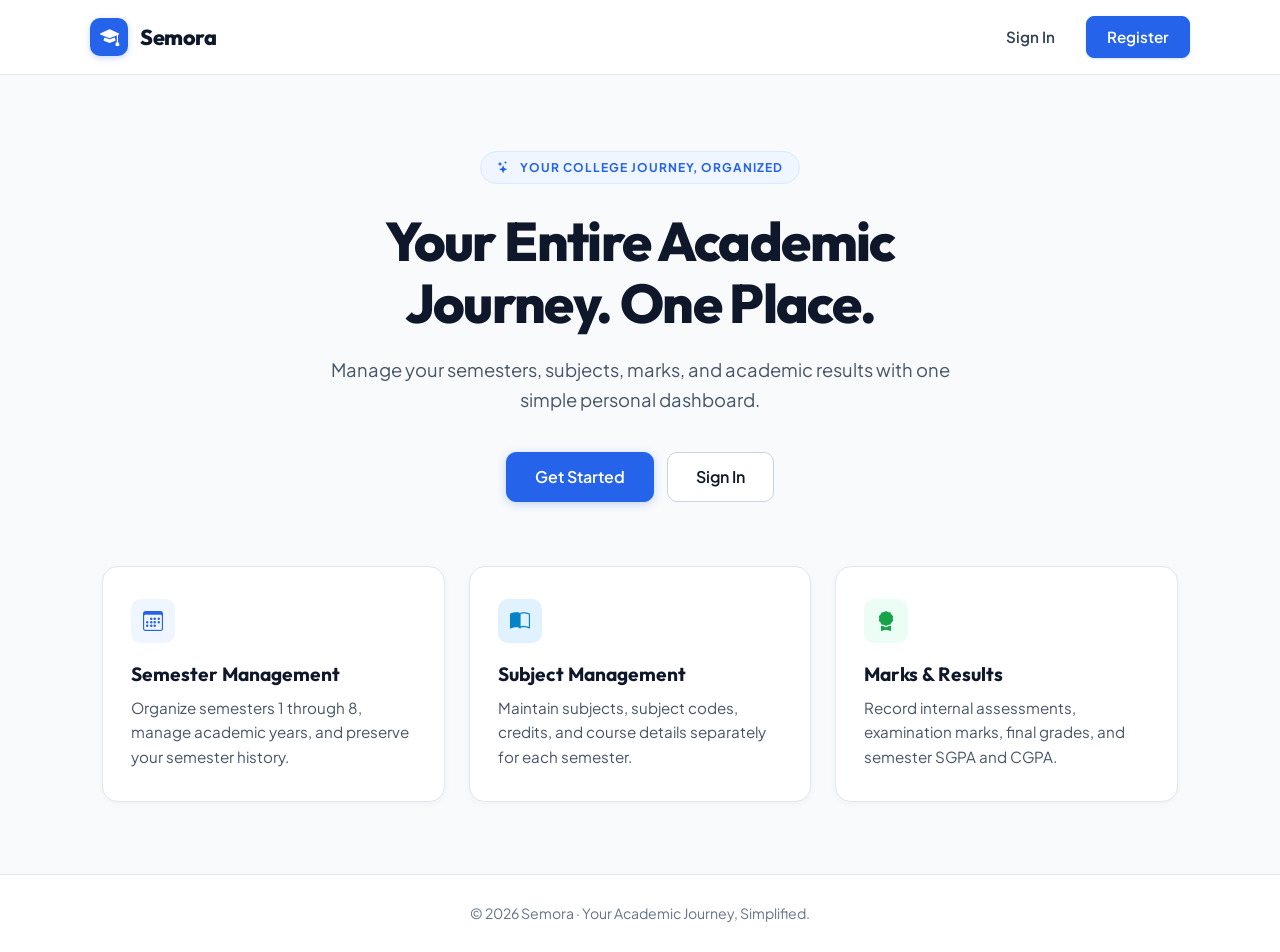
<file: frontend/index.html>
<!DOCTYPE html>
<html lang="en">
<head>
    <meta charset="UTF-8">
    <meta name="viewport" content="width=device-width, initial-scale=1.0">
    <meta name="description" content="Semora — Your Academic Journey, Simplified. Manage your semesters, subjects, marks, and academic results with one simple personal dashboard.">
    <title>Semora &bull; Your Academic Journey, Simplified</title>
    <!-- Google Fonts -->
    <link rel="preconnect" href="https://fonts.googleapis.com">
    <link rel="preconnect" href="https://fonts.gstatic.com" crossorigin>
    <link href="https://fonts.googleapis.com/css2?family=Outfit:wght@500;600;700;800&family=Plus+Jakarta+Sans:wght@400;500;600;700;800&display=swap" rel="stylesheet">
    <!-- Bootstrap 5 CSS -->
    <link href="https://cdn.jsdelivr.net/npm/bootstrap@5.3.3/dist/css/bootstrap.min.css" rel="stylesheet">
    <!-- Bootstrap Icons -->
    <link rel="stylesheet" href="https://cdn.jsdelivr.net/npm/bootstrap-icons@1.11.3/font/bootstrap-icons.min.css">
    <!-- Custom Design System Stylesheet with Cache Busting -->
    <link rel="stylesheet" href="css/styles.css?v=2.1">
    
    <style>
        /* ==========================================================================
           Semora Landing Page — Guaranteed Self-Contained Styles
           ========================================================================== */
        :root {
            --font-family: 'Plus Jakarta Sans', system-ui, -apple-system, sans-serif;
            --font-heading: 'Outfit', sans-serif;
        }

        body.landing-page {
            font-family: var(--font-family);
            background-color: #f8fafc !important;
            color: #0f172a !important;
            margin: 0;
            padding: 0;
            min-height: 100vh;
            display: flex;
            flex-direction: column;
            overflow-x: hidden;
        }

        /* Remove any default browser link underlines */
        body.landing-page a {
            text-decoration: none !important;
        }

        /* Navigation Bar */
        .landing-navbar {
            background-color: #ffffff;
            border-bottom: 1px solid #e2e8f0;
            padding: 1rem 0;
            width: 100%;
        }

        .landing-navbar-container {
            max-width: 1140px;
            margin: 0 auto;
            padding: 0 1.25rem;
            display: flex;
            align-items: center;
            justify-content: space-between;
        }

        .landing-brand {
            display: inline-flex;
            align-items: center;
            gap: 0.75rem;
            text-decoration: none !important;
        }

        .landing-brand-icon {
            width: 38px;
            height: 38px;
            border-radius: 10px;
            background-color: #2563eb;
            color: #ffffff;
            display: inline-flex;
            align-items: center;
            justify-content: center;
            font-size: 1.2rem;
            box-shadow: 0 2px 6px rgba(37, 99, 235, 0.25);
        }

        .landing-brand-text {
            font-family: var(--font-heading);
            font-weight: 800;
            font-size: 1.35rem;
            color: #0f172a;
            letter-spacing: -0.02em;
        }

        .landing-nav-actions {
            display: flex;
            align-items: center;
            gap: 0.75rem;
        }

        .landing-nav-signin {
            color: #334155 !important;
            font-weight: 600;
            font-size: 0.95rem;
            text-decoration: none !important;
            padding: 0.55rem 1.15rem;
            border-radius: 8px;
            border: 1px solid transparent;
            transition: all 0.15s ease;
            display: inline-flex;
            align-items: center;
        }

        .landing-nav-signin:hover {
            color: #2563eb !important;
            background-color: #f1f5f9;
        }

        .landing-nav-register {
            background-color: #2563eb !important;
            color: #ffffff !important;
            font-weight: 600;
            font-size: 0.95rem;
            text-decoration: none !important;
            padding: 0.55rem 1.25rem;
            border-radius: 8px;
            border: 1px solid #2563eb;
            transition: all 0.15s ease;
            display: inline-flex;
            align-items: center;
            box-shadow: 0 1px 3px rgba(37, 99, 235, 0.2);
        }

        .landing-nav-register:hover {
            background-color: #1d4ed8 !important;
            border-color: #1d4ed8;
            color: #ffffff !important;
            box-shadow: 0 4px 10px rgba(37, 99, 235, 0.25);
        }

        /* Hero Section */
        .landing-hero {
            padding: 4.75rem 1.25rem 3.5rem;
            text-align: center;
        }

        .landing-hero-container {
            max-width: 780px;
            margin: 0 auto;
        }

        .landing-eyebrow {
            display: inline-flex;
            align-items: center;
            gap: 0.4rem;
            font-size: 0.75rem;
            font-weight: 700;
            letter-spacing: 0.08em;
            text-transform: uppercase;
            color: #2563eb;
            background-color: #eff6ff;
            border: 1px solid #dbeafe;
            padding: 0.4rem 1rem;
            border-radius: 9999px;
            margin-bottom: 1.6rem;
        }

        .landing-title {
            font-family: var(--font-heading);
            font-weight: 800;
            font-size: clamp(2.3rem, 5.5vw, 3.4rem);
            line-height: 1.15;
            letter-spacing: -0.03em;
            color: #0f172a;
            max-width: 680px;
            margin: 0 auto 1.25rem;
        }

        .landing-description {
            font-size: 1.15rem;
            line-height: 1.65;
            color: #475569;
            max-width: 620px;
            margin: 0 auto 2.25rem;
        }

        .landing-cta-group {
            display: flex;
            flex-wrap: wrap;
            align-items: center;
            justify-content: center;
            gap: 0.85rem;
        }

        .btn-hero-primary {
            background-color: #2563eb !important;
            color: #ffffff !important;
            font-weight: 600;
            font-size: 1rem;
            padding: 0.75rem 1.75rem;
            border-radius: 10px;
            border: 1px solid #2563eb;
            text-decoration: none !important;
            display: inline-flex;
            align-items: center;
            justify-content: center;
            box-shadow: 0 2px 8px rgba(37, 99, 235, 0.25);
            transition: all 0.15s ease;
        }

        .btn-hero-primary:hover {
            background-color: #1d4ed8 !important;
            border-color: #1d4ed8;
            color: #ffffff !important;
            transform: translateY(-1px);
            box-shadow: 0 6px 16px rgba(37, 99, 235, 0.35);
        }

        .btn-hero-secondary {
            background-color: #ffffff !important;
            color: #0f172a !important;
            font-weight: 600;
            font-size: 1rem;
            padding: 0.75rem 1.75rem;
            border-radius: 10px;
            border: 1.5px solid #cbd5e1;
            text-decoration: none !important;
            display: inline-flex;
            align-items: center;
            justify-content: center;
            transition: all 0.15s ease;
        }

        .btn-hero-secondary:hover {
            background-color: #f8fafc !important;
            border-color: #94a3b8;
            color: #0f172a !important;
        }

        /* Feature Cards */
        .landing-features {
            padding: 0.5rem 1.25rem 4.5rem;
        }

        .landing-features-container {
            max-width: 1100px;
            margin: 0 auto;
        }

        .semora-card {
            background-color: #ffffff;
            border: 1px solid #e2e8f0;
            border-radius: 16px;
            padding: 2rem 1.75rem;
            height: 100%;
            box-shadow: 0 2px 6px rgba(15, 23, 42, 0.04);
            transition: transform 0.2s ease, box-shadow 0.2s ease, border-color 0.2s ease;
            display: flex;
            flex-direction: column;
        }

        .semora-card:hover {
            transform: translateY(-2px);
            border-color: #cbd5e1;
            box-shadow: 0 10px 24px rgba(15, 23, 42, 0.08);
        }

        .semora-card-icon {
            width: 44px;
            height: 44px;
            border-radius: 10px;
            display: inline-flex;
            align-items: center;
            justify-content: center;
            font-size: 1.25rem;
            margin-bottom: 1.25rem;
            flex-shrink: 0;
        }

        .semora-card-icon.blue {
            background-color: #eff6ff;
            color: #2563eb;
        }

        .semora-card-icon.sky {
            background-color: #e0f2fe;
            color: #0284c7;
        }

        .semora-card-icon.green {
            background-color: #ecfdf5;
            color: #16a34a;
        }

        .semora-card-title {
            font-family: var(--font-heading);
            font-weight: 700;
            font-size: 1.2rem;
            color: #0f172a;
            margin-bottom: 0.65rem;
        }

        .semora-card-text {
            font-size: 0.95rem;
            line-height: 1.6;
            color: #475569;
            margin-bottom: 0;
        }

        /* Footer */
        .landing-footer {
            margin-top: auto;
            padding: 1.75rem 1rem;
            border-top: 1px solid #e2e8f0;
            background-color: #ffffff;
            text-align: center;
            font-size: 0.88rem;
            color: #64748b;
            width: 100%;
        }

        .landing-footer p {
            max-width: 1100px;
            margin: 0 auto;
        }
    </style>
</head>
<body class="landing-page">
    <!-- Top Navigation -->
    <header class="landing-navbar sticky-top">
        <div class="landing-navbar-container">
            <a class="landing-brand" href="index.html">
                <span class="landing-brand-icon">
                    <i class="bi bi-mortarboard-fill"></i>
                </span>
                <span class="landing-brand-text">Semora</span>
            </a>
            <div class="landing-nav-actions" id="navAuthActions">
                <a href="login.html" class="landing-nav-signin">Sign In</a>
                <a href="register.html" class="landing-nav-register">Register</a>
            </div>
        </div>
    </header>

    <!-- Main Hero Section -->
    <main class="flex-grow-1">
        <section class="landing-hero">
            <div class="landing-hero-container">
                <div class="landing-eyebrow">
                    <i class="bi bi-stars me-1"></i>
                    <span>YOUR COLLEGE JOURNEY, ORGANIZED</span>
                </div>
                <h1 class="landing-title">
                    Your Entire Academic Journey. One Place.
                </h1>
                <p class="landing-description">
                    Manage your semesters, subjects, marks, and academic results with one simple personal dashboard.
                </p>
                <div class="landing-cta-group">
                    <a href="register.html" class="btn-hero-primary">
                        Get Started
                    </a>
                    <a href="login.html" class="btn-hero-secondary" id="heroSignInBtn">
                        Sign In
                    </a>
                </div>
            </div>
        </section>

        <!-- Academic Core Feature Cards -->
        <section class="landing-features">
            <div class="container landing-features-container">
                <div class="row g-4 justify-content-center">
                    <div class="col-lg-4 col-md-6 col-12">
                        <div class="semora-card">
                            <div class="semora-card-icon blue">
                                <i class="bi bi-calendar3"></i>
                            </div>
                            <h3 class="semora-card-title">Semester Management</h3>
                            <p class="semora-card-text">
                                Organize semesters 1 through 8, manage academic years, and preserve your semester history.
                            </p>
                        </div>
                    </div>
                    <div class="col-lg-4 col-md-6 col-12">
                        <div class="semora-card">
                            <div class="semora-card-icon sky">
                                <i class="bi bi-book-half"></i>
                            </div>
                            <h3 class="semora-card-title">Subject Management</h3>
                            <p class="semora-card-text">
                                Maintain subjects, subject codes, credits, and course details separately for each semester.
                            </p>
                        </div>
                    </div>
                    <div class="col-lg-4 col-md-6 col-12">
                        <div class="semora-card">
                            <div class="semora-card-icon green">
                                <i class="bi bi-award-fill"></i>
                            </div>
                            <h3 class="semora-card-title">Marks &amp; Results</h3>
                            <p class="semora-card-text">
                                Record internal assessments, examination marks, final grades, and semester SGPA and CGPA.
                            </p>
                        </div>
                    </div>
                </div>
            </div>
        </section>
    </main>

    <!-- Clean Footer -->
    <footer class="landing-footer">
        <p class="mb-0">&copy; 2026 Semora &middot; Your Academic Journey, Simplified.</p>
    </footer>

    <!-- Bootstrap Bundle JS -->
    <script src="https://cdn.jsdelivr.net/npm/bootstrap@5.3.3/dist/js/bootstrap.bundle.min.js"></script>
    <!-- App Scripts -->
    <script src="js/config.js"></script>
    <script src="js/api.js"></script>
    <script src="js/auth.js"></script>
    <script>
        document.addEventListener('DOMContentLoaded', () => {
            // Dynamic nav buttons if already logged in
            if (Auth.isAuthenticated()) {
                const navAuthContainer = document.getElementById('navAuthActions');
                if (navAuthContainer) {
                    navAuthContainer.innerHTML = `
                        <a href="dashboard.html" class="landing-nav-register">
                            <i class="bi bi-grid-fill me-1"></i> Dashboard
                        </a>
                        <button class="landing-nav-signin border" id="landingLogoutBtn" title="Sign Out">
                            <i class="bi bi-box-arrow-right"></i>
                        </button>
                    `;
                    document.getElementById('landingLogoutBtn')?.addEventListener('click', () => {
                        Auth.logout();
                        window.location.reload();
                    });
                }
            }
        });
    </script>
</body>
</html>
</file>
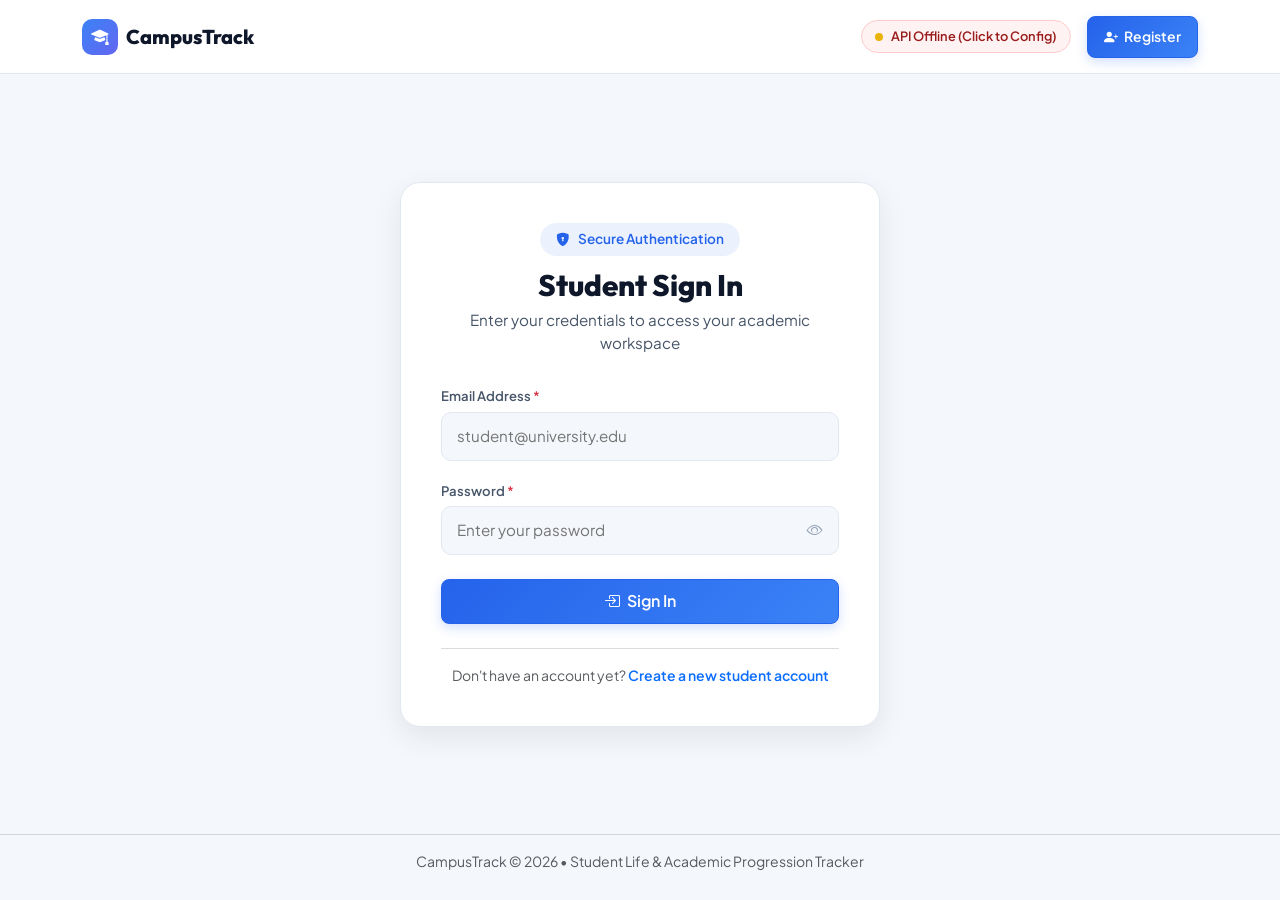
<file: frontend/login.html>
<!DOCTYPE html>
<html lang="en">
<head>
    <meta charset="UTF-8">
    <meta name="viewport" content="width=device-width, initial-scale=1.0">
    <meta name="description" content="CampusTrack — Student Sign In. Access your semesters, subjects, and examination marks.">
    <title>Student Sign In — CampusTrack</title>
    <!-- Bootstrap 5 CSS -->
    <link href="https://cdn.jsdelivr.net/npm/bootstrap@5.3.3/dist/css/bootstrap.min.css" rel="stylesheet">
    <!-- Bootstrap Icons -->
    <link rel="stylesheet" href="https://cdn.jsdelivr.net/npm/bootstrap-icons@1.11.3/font/bootstrap-icons.min.css">
    <!-- Custom Stylesheet -->
    <link rel="stylesheet" href="css/styles.css">
    <style>
        .auth-container {
            min-height: calc(100vh - 140px);
            display: flex;
            align-items: center;
            justify-content: center;
            padding: 2.5rem 1rem;
        }
        .auth-card {
            background-color: #ffffff;
            border: 1px solid var(--border-color, #e2e8f0);
            border-radius: 20px;
            box-shadow: 0 10px 30px rgba(15, 23, 42, 0.08);
            max-width: 480px;
            width: 100%;
            padding: 2.5rem;
        }
        [data-theme="dark"] .auth-card {
            background-color: #151d30;
            border-color: #1e293b;
            box-shadow: 0 10px 30px rgba(0, 0, 0, 0.4);
        }
        .auth-header {
            text-align: center;
            margin-bottom: 2rem;
        }
        .auth-header .brand-badge {
            display: inline-flex;
            align-items: center;
            gap: 0.5rem;
            background: rgba(59, 130, 246, 0.1);
            color: #2563eb;
            padding: 0.4rem 1rem;
            border-radius: 9999px;
            font-size: 0.85rem;
            font-weight: 600;
            margin-bottom: 0.75rem;
        }
        .auth-header h1 {
            font-family: 'Outfit', sans-serif;
            font-weight: 800;
            color: var(--text-primary);
            font-size: 1.85rem;
            margin-bottom: 0.35rem;
        }
        .auth-header p {
            color: var(--text-secondary);
            font-size: 0.95rem;
            margin-bottom: 0;
        }
        .form-floating-custom {
            margin-bottom: 1.25rem;
        }
        .form-floating-custom label {
            font-size: 0.82rem;
            font-weight: 600;
            color: var(--text-secondary);
            margin-bottom: 0.35rem;
            display: block;
        }
        .form-control-auth {
            border-radius: 10px;
            border: 1.5px solid var(--border-color, #cbd5e1);
            padding: 0.75rem 0.95rem;
            font-size: 0.95rem;
            width: 100%;
            background-color: var(--bg-app);
            color: var(--text-primary);
            transition: border-color 0.15s ease, box-shadow 0.15s ease;
        }
        .form-control-auth:focus {
            border-color: #3b82f6;
            box-shadow: 0 0 0 3px rgba(59, 130, 246, 0.15);
            outline: none;
            background-color: #ffffff;
        }
        [data-theme="dark"] .form-control-auth {
            background-color: #0b0f19;
            border-color: #243048;
            color: #f8fafc;
        }
        [data-theme="dark"] .form-control-auth:focus {
            background-color: #111827;
            border-color: #6366f1;
            box-shadow: 0 0 0 3px rgba(99, 102, 241, 0.2);
        }
        .password-toggle-wrapper {
            position: relative;
        }
        .password-toggle-wrapper input {
            padding-right: 42px !important;
        }
        .password-toggle-btn {
            position: absolute;
            right: 12px;
            top: 50%;
            transform: translateY(-50%);
            background: none;
            border: none;
            color: var(--text-muted);
            cursor: pointer;
            padding: 4px;
            display: inline-flex;
            align-items: center;
            justify-content: center;
            z-index: 2;
        }
        /* Disable native browser password reveal (Edge/IE) to prevent overlapping */
        input::-ms-reveal,
        input::-ms-clear {
            display: none !important;
            width: 0 !important;
            height: 0 !important;
            pointer-events: none !important;
        }
    </style>
</head>
<body>
    <!-- Top Navigation -->
    <nav class="navbar navbar-expand-lg navbar-custom sticky-top">
        <div class="container">
            <a class="navbar-brand d-flex align-items-center gap-2" href="index.html">
                <div class="brand-icon">
                    <i class="bi bi-mortarboard-fill"></i>
                </div>
                <span>CampusTrack</span>
            </a>
            <div class="d-flex align-items-center gap-3">
                <span id="apiStatusPill" class="api-pill offline" title="Backend Status">
                    <span class="status-dot yellow"></span>
                    <span>Checking API...</span>
                </span>
                <a href="register.html" class="btn btn-primary-custom btn-sm px-3">
                    <i class="bi bi-person-plus-fill me-1"></i> Register
                </a>
            </div>
        </div>
    </nav>

    <!-- Main Content -->
    <main class="auth-container">
        <div class="auth-card">
            <div class="auth-header">
                <div class="brand-badge">
                    <i class="bi bi-shield-lock-fill"></i> Secure Authentication
                </div>
                <h1>Student Sign In</h1>
                <p>Enter your credentials to access your academic workspace</p>
            </div>

            <!-- Registration Success Alert -->
            <div id="successContainer" class="d-none mb-3">
                <div class="alert alert-success d-flex align-items-center gap-2 py-2 px-3 rounded-3" role="alert">
                    <i class="bi bi-check-circle-fill flex-shrink-0"></i>
                    <span>Registration successful! Please sign in with your email and password.</span>
                </div>
            </div>

            <!-- Invalid Credentials Alert Message -->
            <div id="alertContainer" class="d-none mb-3">
                <div class="alert alert-danger d-flex align-items-center gap-2 py-2 px-3 rounded-3" role="alert" id="alertMessage">
                    <i class="bi bi-exclamation-triangle-fill flex-shrink-0"></i>
                    <span id="alertText">Invalid email or password. Please try again.</span>
                </div>
            </div>

            <form id="loginForm" novalidate>
                <!-- Email Address -->
                <div class="form-floating-custom">
                    <label for="loginEmail">Email Address <span class="text-danger">*</span></label>
                    <input type="email" id="loginEmail" class="form-control-auth" placeholder="student@university.edu" required autocomplete="email">
                </div>

                <!-- Password -->
                <div class="form-floating-custom">
                    <label for="loginPassword">Password <span class="text-danger">*</span></label>
                    <div class="password-toggle-wrapper">
                        <input type="password" id="loginPassword" class="form-control-auth" placeholder="Enter your password" required autocomplete="current-password">
                        <button type="button" class="password-toggle-btn" id="toggleLoginPasswordBtn" title="Toggle password visibility">
                            <i class="bi bi-eye"></i>
                        </button>
                    </div>
                </div>

                <!-- Sign In Button -->
                <div class="mt-4">
                    <button type="submit" class="btn btn-primary-custom w-100 py-2.5 fw-semibold" id="loginSubmitBtn">
                        <i class="bi bi-box-arrow-in-right me-1"></i> Sign In
                    </button>
                </div>
            </form>

            <!-- Link to Register -->
            <div class="text-center mt-4 pt-3 border-top border-secondary border-opacity-25">
                <p class="text-muted small mb-0">
                    Don't have an account yet? <a href="register.html" class="fw-semibold text-primary text-decoration-none">Create a new student account</a>
                </p>
            </div>
        </div>
    </main>

    <!-- Footer -->
    <footer class="py-3 text-center text-muted small border-top border-secondary border-opacity-25">
        <div class="container">
            CampusTrack &copy; 2026 &bull; Student Life & Academic Progression Tracker
        </div>
    </footer>

    <!-- Bootstrap Bundle JS -->
    <script src="https://cdn.jsdelivr.net/npm/bootstrap@5.3.3/dist/js/bootstrap.bundle.min.js"></script>
    <!-- App Scripts -->
    <script src="js/config.js"></script>
    <script src="js/api.js"></script>
    <script src="js/auth.js"></script>
    <script src="js/login.js"></script>
</body>
</html>
</file>
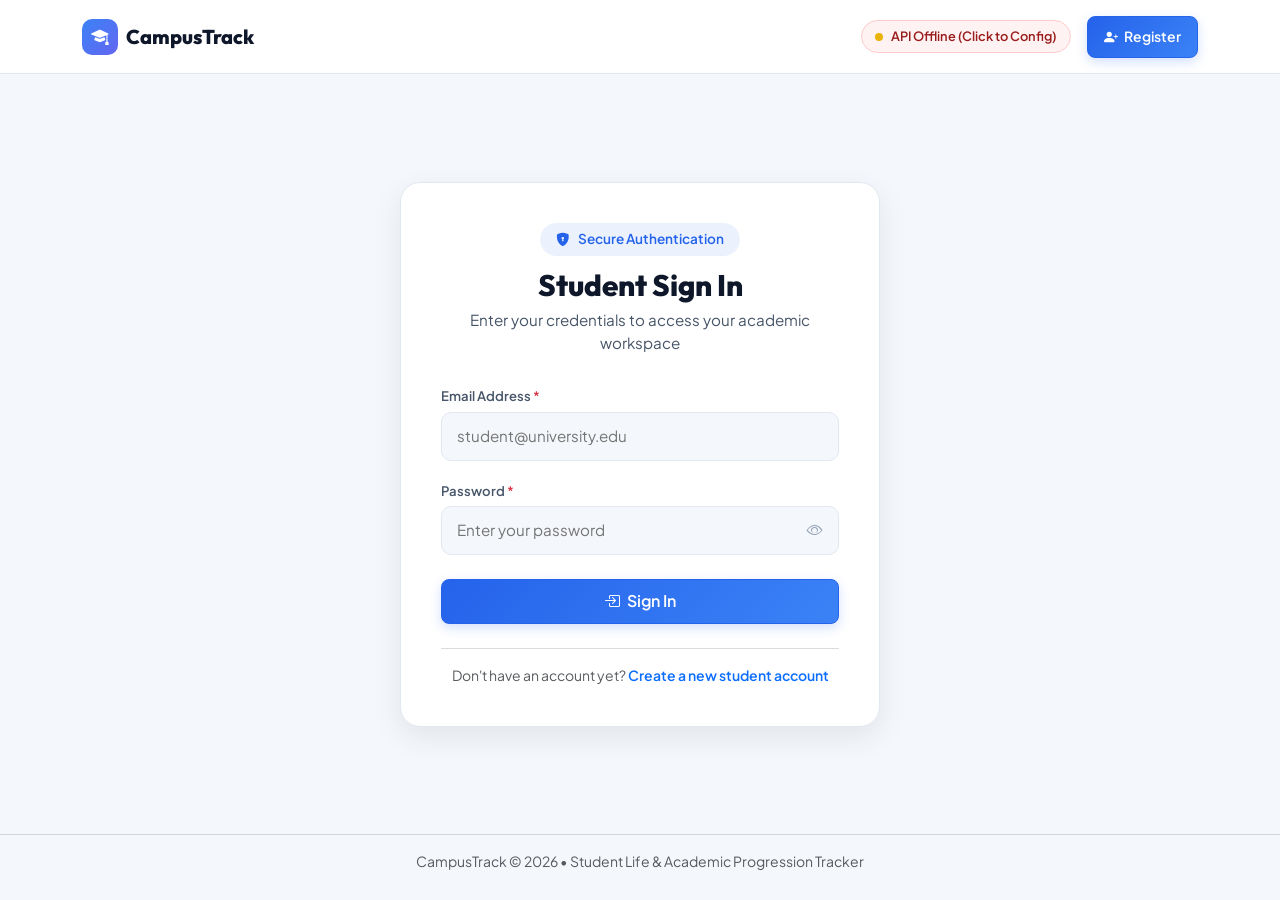
<file: frontend/profile.html>
<!DOCTYPE html>
<html lang="en">
<head>
    <meta charset="UTF-8">
    <meta name="viewport" content="width=device-width, initial-scale=1.0">
    <title>Profile & Settings — CampusTrack</title>
    <!-- Bootstrap 5 CSS -->
    <link href="https://cdn.jsdelivr.net/npm/bootstrap@5.3.3/dist/css/bootstrap.min.css" rel="stylesheet">
    <!-- Bootstrap Icons -->
    <link rel="stylesheet" href="https://cdn.jsdelivr.net/npm/bootstrap-icons@1.11.3/font/bootstrap-icons.min.css">
    <!-- Custom Stylesheet -->
    <link rel="stylesheet" href="css/styles.css">
</head>
<body>
    <!-- Top Navigation -->
    <nav class="navbar navbar-expand-lg navbar-custom sticky-top">
        <div class="container">
            <a class="navbar-brand" href="dashboard.html">
                <div class="brand-icon">
                    <i class="bi bi-mortarboard-fill"></i>
                </div>
                <span>CampusTrack</span>
            </a>
            <button class="navbar-toggler border-0 text-white" type="button" data-bs-toggle="collapse" data-bs-target="#navMenu">
                <i class="bi bi-list fs-2"></i>
            </button>
            <div class="collapse navbar-collapse" id="navMenu">
                <ul class="navbar-nav mx-auto mb-2 mb-lg-0">
                    <li class="nav-item">
                        <a class="nav-link" href="dashboard.html"><i class="bi bi-grid-fill"></i> Dashboard</a>
                    </li>
                    <li class="nav-item">
                        <a class="nav-link" href="semesters.html"><i class="bi bi-journal-bookmark-fill"></i> My Semesters</a>
                    </li>
                    <li class="nav-item">
                        <a class="nav-link active" href="profile.html"><i class="bi bi-person-circle"></i> My Profile</a>
                    </li>
                </ul>
                <div class="d-flex align-items-center gap-3">
                    <a href="profile.html" id="apiStatusPill" class="api-pill offline" title="Backend Status">
                        <span class="status-dot yellow"></span>
                        <span>API Status</span>
                    </a>
                    <div class="dropdown">
                        <button class="btn btn-outline-custom btn-sm dropdown-toggle d-flex align-items-center gap-2" data-bs-toggle="dropdown">
                            <i class="bi bi-person-circle text-primary"></i>
                            <span id="navStudentName">Student</span>
                        </button>
                        <ul class="dropdown-menu dropdown-menu-dark dropdown-menu-end">
                            <li><h6 class="dropdown-header text-muted" id="navStudentDept">Engineering</h6></li>
                            <li><a class="dropdown-item active" href="profile.html"><i class="bi bi-sliders me-2"></i>Profile & API Settings</a></li>
                            <li><hr class="dropdown-divider"></li>
                            <li><a class="dropdown-item text-danger" href="#" id="navLogoutBtn"><i class="bi bi-power me-2"></i>Sign Out</a></li>
                        </ul>
                    </div>
                </div>
            </div>
        </div>
    </nav>

    <!-- Main Container -->
    <main class="container py-4">
        <!-- Page Header -->
        <div class="mb-4">
            <h2 class="page-title">Student Profile & System Settings</h2>
            <p class="page-subtitle mb-0">Manage credentials, academic details, and configure the cross-origin backend API endpoint</p>
        </div>

        <div class="row g-4">
            <!-- Left Column: Profile & Password -->
            <div class="col-lg-7">
                <!-- Profile Information Card -->
                <div class="card-glass p-4 mb-4">
                    <div class="d-flex align-items-center gap-3 mb-4 pb-3 border-bottom border-secondary border-opacity-25">
                        <div class="stat-icon bg-primary bg-opacity-20 text-primary mb-0 fs-3" style="width: 60px; height: 60px;">
                            <i class="bi bi-person-badge"></i>
                        </div>
                        <div>
                            <h4 class="fw-bold hero-heading mb-0" id="heroStudentName">Student Name</h4>
                            <p class="text-muted small mb-0" id="heroStudentDept">Department of Computer Science</p>
                        </div>
                    </div>

                    <form id="profileForm">
                        <h5 class="fw-bold hero-heading mb-3"><i class="bi bi-pencil-square text-info me-2"></i>Edit Student Information</h5>
                        <div class="row g-3">
                            <div class="col-md-6">
                                <label class="form-label text-secondary small fw-semibold">Full Name</label>
                                <input type="text" id="profileName" class="form-control form-control-custom" required>
                            </div>
                            <div class="col-md-6">
                                <label class="form-label text-secondary small fw-semibold">Student ID / Registration No (Read-Only)</label>
                                <input type="text" id="profileRegistrationNumber" class="form-control form-control-custom" readonly disabled>
                            </div>
                            <div class="col-md-6">
                                <label class="form-label text-secondary small fw-semibold">College Email</label>
                                <input type="email" id="profileEmail" class="form-control form-control-custom" required>
                            </div>
                            <div class="col-md-6">
                                <label class="form-label text-secondary small fw-semibold">College / University</label>
                                <input type="text" id="profileCollege" class="form-control form-control-custom" required>
                            </div>
                            <div class="col-md-6">
                                <label class="form-label text-secondary small fw-semibold">Department / Discipline</label>
                                <input type="text" id="profileDepartment" class="form-control form-control-custom" required>
                            </div>
                            <div class="col-md-3">
                                <label class="form-label text-secondary small fw-semibold">Admission Year</label>
                                <input type="number" id="profileAdmissionYear" class="form-control form-control-custom" min="2000" max="2035" required>
                            </div>
                            <div class="col-md-3">
                                <label class="form-label text-secondary small fw-semibold">Current Academic Year</label>
                                <input type="text" id="profileCurrentAcademicYear" class="form-control form-control-custom" placeholder="2024-2025" required>
                            </div>
                            <div class="col-md-12">
                                <label class="form-label text-secondary small fw-semibold">Grading System</label>
                                <select id="profileGradingScale" class="form-select form-control-custom">
                                    <option value="10-POINT" selected>10-Point Scale (Standard UGC / AICTE)</option>
                                    <option value="4-POINT">4.0 GPA Scale (US / International)</option>
                                    <option value="PERCENTAGE">Percentage / Marks Based</option>
                                </select>
                            </div>
                            <div class="col-12 text-end pt-2">
                                <button type="submit" class="btn btn-primary-custom px-4">
                                    <i class="bi bi-save me-1"></i> Save Changes
                                </button>
                            </div>
                        </div>
                    </form>
                </div>

                <!-- Password Change Card -->
                <div class="card-glass p-4">
                    <h5 class="fw-bold hero-heading mb-3"><i class="bi bi-shield-lock text-warning me-2"></i>Update Password</h5>
                    <form id="passwordForm">
                        <div class="row g-3">
                            <div class="col-md-12">
                                <label class="form-label text-secondary small fw-semibold">Current Password</label>
                                <input type="password" id="oldPassword" class="form-control form-control-custom" placeholder="••••••••" required>
                            </div>
                            <div class="col-md-6">
                                <label class="form-label text-secondary small fw-semibold">New Password</label>
                                <input type="password" id="newPassword" class="form-control form-control-custom" placeholder="••••••••" minlength="6" required>
                            </div>
                            <div class="col-md-6">
                                <label class="form-label text-secondary small fw-semibold">Confirm New Password</label>
                                <input type="password" id="confirmPassword" class="form-control form-control-custom" placeholder="••••••••" minlength="6" required>
                            </div>
                            <div class="col-12 text-end pt-2">
                                <button type="submit" class="btn btn-outline-custom px-4">
                                    <i class="bi bi-key-fill me-1"></i> Change Password
                                </button>
                            </div>
                        </div>
                    </form>
                </div>
            </div>

            <!-- Right Column: API Base URL & Deployment Switcher -->
            <div class="col-lg-5">
                <div class="card-glass p-4 mb-4">
                    <div class="d-flex align-items-center gap-2 mb-3">
                        <div class="stat-icon bg-info bg-opacity-20 text-info mb-0" style="width: 44px; height: 44px;">
                            <i class="bi bi-hdd-network"></i>
                        </div>
                        <h5 class="fw-bold hero-heading mb-0">Configurable API Base URL</h5>
                    </div>
                    <p class="text-muted small mb-3">
                        Per project requirements, the Vercel-hosted frontend calls the Java Servlets REST API without hardcoded URLs.
                        You can switch between local Apache Tomcat and your deployed cloud backend here in real time.
                    </p>

                    <form id="apiConfigForm">
                        <div class="mb-3">
                            <label class="form-label text-secondary small fw-semibold">API Base URL</label>
                            <input type="url" id="customApiBaseUrl" class="form-control form-control-custom" placeholder="http://localhost:8080/api or https://..." required>
                            <small class="text-secondary mt-1 d-block">Default Local: <code>http://localhost:8080/api</code></small>
                        </div>
                        <div class="d-flex flex-wrap gap-2 mb-3">
                            <button type="button" class="btn btn-outline-info btn-sm" id="testApiBtn">
                                <i class="bi bi-heart-pulse me-1"></i> Test Connection
                            </button>
                            <button type="button" class="btn btn-outline-secondary btn-sm" id="resetApiBtn">
                                <i class="bi bi-arrow-counterclockwise me-1"></i> Auto-Detect
                            </button>
                            <button type="submit" class="btn btn-primary-custom btn-sm px-3 ms-auto">
                                <i class="bi bi-check2 me-1"></i> Save URL
                            </button>
                        </div>
                        <div id="apiStatusMessage"></div>
                    </form>
                </div>

                <!-- Laboratory & Deployment Guide Card -->
                <div class="card-glass p-4">
                    <h6 class="fw-bold hero-heading mb-2"><i class="bi bi-info-circle-fill text-primary me-2"></i>Deployment Architecture Guide</h6>
                    <div class="small text-muted mb-3">
                        CampusTrack separates client and server for cloud scalability:
                    </div>
                    <ul class="small text-secondary ps-3 mb-0">
                        <li class="mb-2"><strong class="text-primary">Frontend (Vercel):</strong> Zero-maintenance static hosting with global CDN delivery.</li>
                        <li class="mb-2"><strong class="text-primary">Backend (Tomcat / Java Hosting):</strong> Deploy the generated <code>campustrack.war</code> to Tomcat 10, Render, Railway, or AWS.</li>
                        <li class="mb-2"><strong class="text-primary">Database (MySQL):</strong> Managed MySQL accessed via JDBC with connection pooling.</li>
                        <li><strong class="text-primary">Lab Demo (JSP):</strong> Access traditional JSP pages directly at <code>/jsp/index.jsp</code> on the Tomcat server.</li>
                    </ul>
                </div>
            </div>
        </div>
    </main>

    <!-- Bootstrap Bundle JS -->
    <script src="https://cdn.jsdelivr.net/npm/bootstrap@5.3.3/dist/js/bootstrap.bundle.min.js"></script>
    <!-- App Scripts -->
    <script src="js/config.js"></script>
    <script src="js/api.js"></script>
    <script src="js/auth.js"></script>
    <script src="js/profile.js"></script>
</body>
</html>
</file>
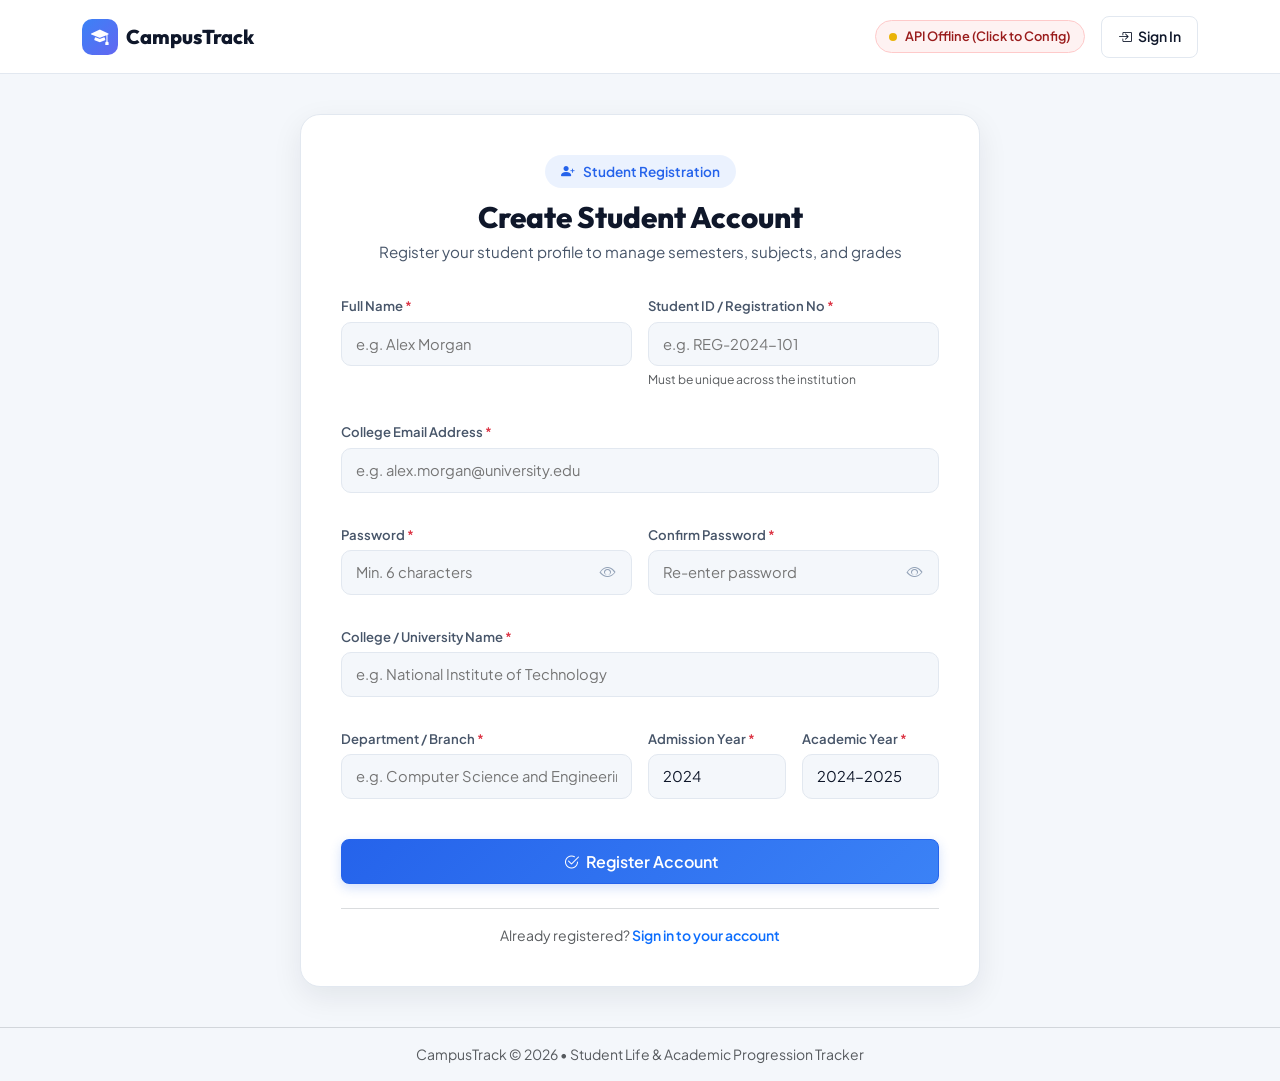
<file: frontend/register.html>
<!DOCTYPE html>
<html lang="en">
<head>
    <meta charset="UTF-8">
    <meta name="viewport" content="width=device-width, initial-scale=1.0">
    <meta name="description" content="CampusTrack — Student Registration. Create your personal academic tracking account.">
    <title>Student Registration — CampusTrack</title>
    <!-- Bootstrap 5 CSS -->
    <link href="https://cdn.jsdelivr.net/npm/bootstrap@5.3.3/dist/css/bootstrap.min.css" rel="stylesheet">
    <!-- Bootstrap Icons -->
    <link rel="stylesheet" href="https://cdn.jsdelivr.net/npm/bootstrap-icons@1.11.3/font/bootstrap-icons.min.css">
    <!-- Custom Stylesheet -->
    <link rel="stylesheet" href="css/styles.css">
    <style>
        .auth-container {
            min-height: calc(100vh - 140px);
            display: flex;
            align-items: center;
            justify-content: center;
            padding: 2.5rem 1rem;
        }
        .auth-card {
            background-color: #ffffff;
            border: 1px solid var(--border-color, #e2e8f0);
            border-radius: 20px;
            box-shadow: 0 10px 30px rgba(15, 23, 42, 0.08);
            max-width: 680px;
            width: 100%;
            padding: 2.5rem;
        }
        [data-theme="dark"] .auth-card {
            background-color: #151d30;
            border-color: #1e293b;
            box-shadow: 0 10px 30px rgba(0, 0, 0, 0.4);
        }
        .auth-header {
            text-align: center;
            margin-bottom: 2rem;
        }
        .auth-header .brand-badge {
            display: inline-flex;
            align-items: center;
            gap: 0.5rem;
            background: rgba(59, 130, 246, 0.1);
            color: #2563eb;
            padding: 0.4rem 1rem;
            border-radius: 9999px;
            font-size: 0.85rem;
            font-weight: 600;
            margin-bottom: 0.75rem;
        }
        .auth-header h1 {
            font-family: 'Outfit', sans-serif;
            font-weight: 800;
            color: var(--text-primary);
            font-size: 1.85rem;
            margin-bottom: 0.35rem;
        }
        .auth-header p {
            color: var(--text-secondary);
            font-size: 0.95rem;
            margin-bottom: 0;
        }
        .form-floating-custom {
            margin-bottom: 1rem;
        }
        .form-floating-custom label {
            font-size: 0.82rem;
            font-weight: 600;
            color: var(--text-secondary);
            margin-bottom: 0.35rem;
            display: block;
        }
        .form-control-auth {
            border-radius: 10px;
            border: 1.5px solid var(--border-color, #cbd5e1);
            padding: 0.65rem 0.9rem;
            font-size: 0.92rem;
            width: 100%;
            background-color: var(--bg-app);
            color: var(--text-primary);
            transition: border-color 0.15s ease, box-shadow 0.15s ease;
        }
        .form-control-auth:focus {
            border-color: #3b82f6;
            box-shadow: 0 0 0 3px rgba(59, 130, 246, 0.15);
            outline: none;
            background-color: #ffffff;
        }
        [data-theme="dark"] .form-control-auth {
            background-color: #0b0f19;
            border-color: #243048;
            color: #f8fafc;
        }
        [data-theme="dark"] .form-control-auth:focus {
            background-color: #111827;
            border-color: #6366f1;
            box-shadow: 0 0 0 3px rgba(99, 102, 241, 0.2);
        }
        .password-toggle-wrapper {
            position: relative;
        }
        .password-toggle-wrapper input {
            padding-right: 42px !important;
        }
        .password-toggle-btn {
            position: absolute;
            right: 12px;
            top: 50%;
            transform: translateY(-50%);
            background: none;
            border: none;
            color: var(--text-muted);
            cursor: pointer;
            padding: 4px;
            display: inline-flex;
            align-items: center;
            justify-content: center;
            z-index: 2;
        }
        /* Disable native browser password reveal (Edge/IE) to prevent overlapping */
        input::-ms-reveal,
        input::-ms-clear {
            display: none !important;
            width: 0 !important;
            height: 0 !important;
            pointer-events: none !important;
        }
    </style>
</head>
<body>
    <!-- Top Navigation -->
    <nav class="navbar navbar-expand-lg navbar-custom sticky-top">
        <div class="container">
            <a class="navbar-brand d-flex align-items-center gap-2" href="index.html">
                <div class="brand-icon">
                    <i class="bi bi-mortarboard-fill"></i>
                </div>
                <span>CampusTrack</span>
            </a>
            <div class="d-flex align-items-center gap-3">
                <span id="apiStatusPill" class="api-pill offline" title="Backend Status">
                    <span class="status-dot yellow"></span>
                    <span>Checking API...</span>
                </span>
                <a href="login.html" class="btn btn-outline-custom btn-sm px-3">
                    <i class="bi bi-box-arrow-in-right me-1"></i> Sign In
                </a>
            </div>
        </div>
    </nav>

    <!-- Main Content -->
    <main class="auth-container">
        <div class="auth-card">
            <div class="auth-header">
                <div class="brand-badge">
                    <i class="bi bi-person-plus-fill"></i> Student Registration
                </div>
                <h1>Create Student Account</h1>
                <p>Register your student profile to manage semesters, subjects, and grades</p>
            </div>

            <!-- Alert Container -->
            <div id="alertContainer" class="d-none mb-3">
                <div class="alert alert-danger d-flex align-items-center gap-2 py-2 px-3 rounded-3" role="alert" id="alertMessage">
                    <i class="bi bi-exclamation-triangle-fill flex-shrink-0"></i>
                    <span id="alertText"></span>
                </div>
            </div>

            <form id="registrationForm" novalidate>
                <div class="row g-3">
                    <!-- Full Name -->
                    <div class="col-md-6 form-floating-custom">
                        <label for="fullName">Full Name <span class="text-danger">*</span></label>
                        <input type="text" id="fullName" class="form-control-auth" placeholder="e.g. Alex Morgan" required>
                    </div>

                    <!-- Student Registration Number / ID -->
                    <div class="col-md-6 form-floating-custom">
                        <label for="registrationNumber">Student ID / Registration No <span class="text-danger">*</span></label>
                        <input type="text" id="registrationNumber" class="form-control-auth" placeholder="e.g. REG-2024-101" required>
                        <small class="text-muted" style="font-size: 0.76rem;">Must be unique across the institution</small>
                    </div>

                    <!-- Email Address -->
                    <div class="col-md-12 form-floating-custom">
                        <label for="email">College Email Address <span class="text-danger">*</span></label>
                        <input type="email" id="email" class="form-control-auth" placeholder="e.g. alex.morgan@university.edu" required>
                    </div>

                    <!-- Password -->
                    <div class="col-md-6 form-floating-custom">
                        <label for="password">Password <span class="text-danger">*</span></label>
                        <div class="password-toggle-wrapper">
                            <input type="password" id="password" class="form-control-auth" placeholder="Min. 6 characters" minlength="6" required>
                            <button type="button" class="password-toggle-btn" id="togglePasswordBtn" title="Toggle password visibility">
                                <i class="bi bi-eye"></i>
                            </button>
                        </div>
                    </div>

                    <!-- Confirm Password -->
                    <div class="col-md-6 form-floating-custom">
                        <label for="confirmPassword">Confirm Password <span class="text-danger">*</span></label>
                        <div class="password-toggle-wrapper">
                            <input type="password" id="confirmPassword" class="form-control-auth" placeholder="Re-enter password" minlength="6" required>
                            <button type="button" class="password-toggle-btn" id="toggleConfirmBtn" title="Toggle confirm visibility">
                                <i class="bi bi-eye"></i>
                            </button>
                        </div>
                    </div>

                    <!-- College / Institution Name -->
                    <div class="col-md-12 form-floating-custom">
                        <label for="collegeName">College / University Name <span class="text-danger">*</span></label>
                        <input type="text" id="collegeName" class="form-control-auth" placeholder="e.g. National Institute of Technology" required>
                    </div>

                    <!-- Department / Branch -->
                    <div class="col-md-6 form-floating-custom">
                        <label for="department">Department / Branch <span class="text-danger">*</span></label>
                        <input type="text" id="department" class="form-control-auth" placeholder="e.g. Computer Science and Engineering" required>
                    </div>

                    <!-- Admission Year -->
                    <div class="col-md-3 form-floating-custom">
                        <label for="admissionYear">Admission Year <span class="text-danger">*</span></label>
                        <input type="number" id="admissionYear" class="form-control-auth" value="2024" min="2000" max="2035" required>
                    </div>

                    <!-- Current Academic Year -->
                    <div class="col-md-3 form-floating-custom">
                        <label for="currentAcademicYear">Academic Year <span class="text-danger">*</span></label>
                        <input type="text" id="currentAcademicYear" class="form-control-auth" value="2024-2025" placeholder="2024-2025" required>
                    </div>
                </div>

                <!-- Submit Button -->
                <div class="mt-4">
                    <button type="submit" class="btn btn-primary-custom w-100 py-2.5 fw-semibold" id="submitRegisterBtn">
                        <i class="bi bi-check2-circle me-1"></i> Register Account
                    </button>
                </div>
            </form>

            <div class="text-center mt-4 pt-3 border-top border-secondary border-opacity-25">
                <p class="text-muted small mb-0">
                    Already registered? <a href="login.html" class="fw-semibold text-primary text-decoration-none">Sign in to your account</a>
                </p>
            </div>
        </div>
    </main>

    <!-- Footer -->
    <footer class="py-3 text-center text-muted small border-top border-secondary border-opacity-25">
        <div class="container">
            CampusTrack &copy; 2026 &bull; Student Life & Academic Progression Tracker
        </div>
    </footer>

    <!-- Bootstrap Bundle JS -->
    <script src="https://cdn.jsdelivr.net/npm/bootstrap@5.3.3/dist/js/bootstrap.bundle.min.js"></script>
    <!-- App Scripts -->
    <script src="js/config.js"></script>
    <script src="js/api.js"></script>
    <script src="js/auth.js"></script>
    <script src="js/register.js"></script>
</body>
</html>
</file>
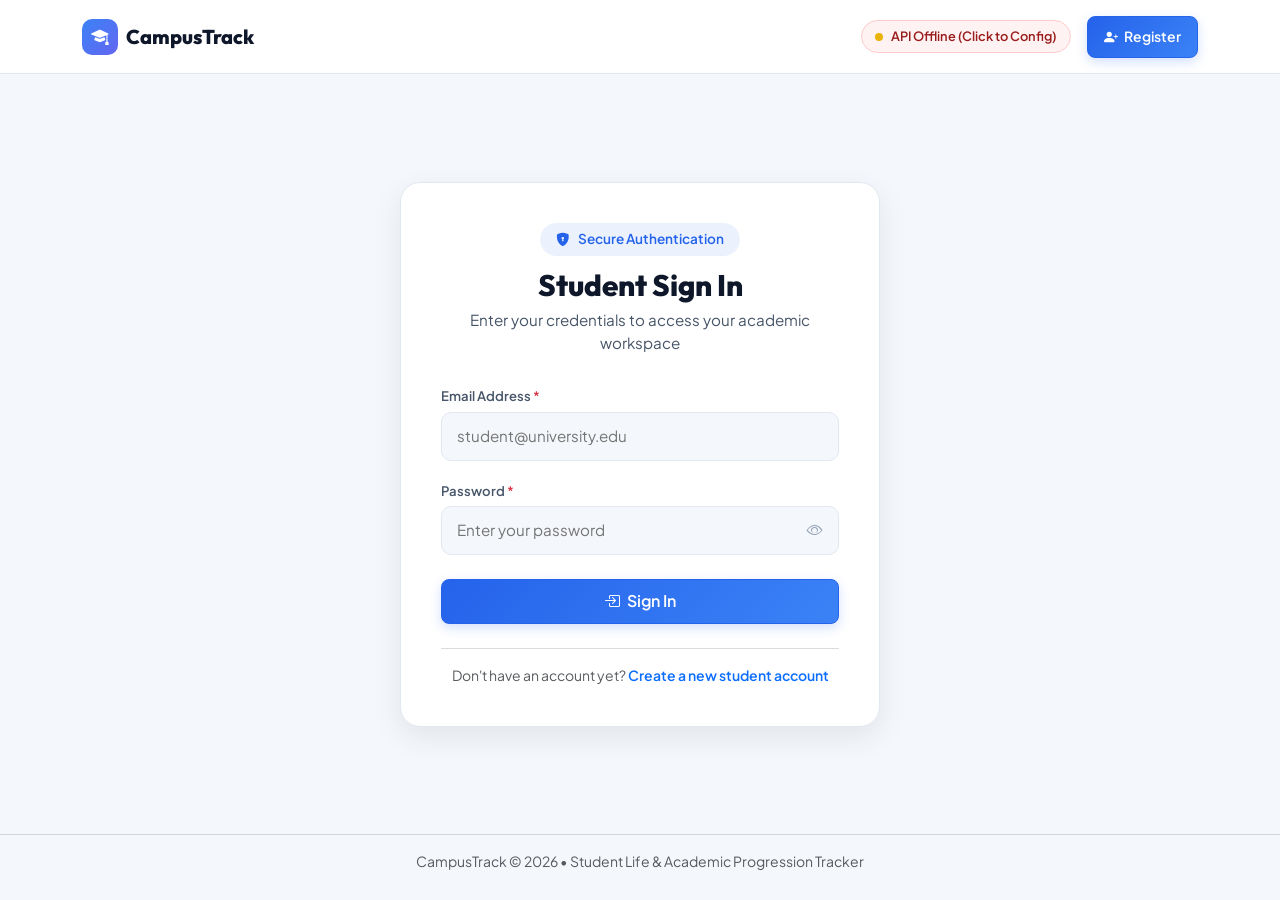
<file: frontend/semester-detail.html>
<!DOCTYPE html>
<html lang="en">
<head>
    <meta charset="UTF-8">
    <meta name="viewport" content="width=device-width, initial-scale=1.0">
    <meta name="description" content="CampusTrack — Semester Academic Workspace. Manage subjects, coursework marks, assessments, and semester examination results.">
    <title>Semester Details — CampusTrack</title>
    <!-- Bootstrap 5 CSS -->
    <link href="https://cdn.jsdelivr.net/npm/bootstrap@5.3.3/dist/css/bootstrap.min.css" rel="stylesheet">
    <!-- Bootstrap Icons -->
    <link rel="stylesheet" href="https://cdn.jsdelivr.net/npm/bootstrap-icons@1.11.3/font/bootstrap-icons.min.css">
    <!-- Google Fonts -->
    <link rel="preconnect" href="https://fonts.googleapis.com">
    <link rel="preconnect" href="https://fonts.gstatic.com" crossorigin>
    <link href="https://fonts.googleapis.com/css2?family=Outfit:wght@500;600;700;800&family=Plus+Jakarta+Sans:wght@400;500;600;700;800&display=swap" rel="stylesheet">
    <!-- Custom Stylesheet -->
    <link rel="stylesheet" href="css/styles.css">
</head>
<body class="academic-dashboard-body">

    <!-- Top Navigation Bar -->
    <nav class="navbar navbar-expand-lg bg-white border-bottom border-subtle sticky-top py-2 shadow-sm">
        <div class="container">
            <a class="navbar-brand d-flex align-items-center gap-2" href="semesters.html">
                <div class="brand-logo" style="background: linear-gradient(135deg, #0d9488, #0f766e); width: 38px; height: 38px;">
                    <i class="bi bi-mortarboard-fill text-white fs-5"></i>
                </div>
                <span class="fw-bold fs-5 text-dark" style="font-family: 'Outfit', sans-serif; letter-spacing: -0.02em;">CampusTrack</span>
            </a>

            <ul class="navbar-nav mx-auto mb-2 mb-lg-0 d-none d-md-flex gap-2">
                <li class="nav-item">
                    <a class="nav-link fw-semibold text-dark" href="dashboard.html">
                        <i class="bi bi-grid-fill me-1"></i> Dashboard
                    </a>
                </li>
                <li class="nav-item">
                    <a class="nav-link fw-semibold active text-teal-custom" href="semesters.html">
                        <i class="bi bi-journal-bookmark-fill me-1"></i> My Semesters
                    </a>
                </li>
                <li class="nav-item">
                    <a class="nav-link fw-semibold text-dark" href="profile.html">
                        <i class="bi bi-person-circle me-1"></i> My Profile
                    </a>
                </li>
            </ul>

            <div class="ms-auto d-flex align-items-center gap-3">
                <!-- Live Backend Status Pill -->
                <span id="apiStatusPill" class="badge rounded-pill bg-light text-dark border px-3 py-2 d-flex align-items-center gap-2" title="Backend API Health">
                    <span id="apiStatusDot" class="status-dot-pulse bg-warning"></span>
                    <span id="apiStatusText" class="small fw-medium">Connecting...</span>
                </span>

                <!-- Authenticated Student Menu -->
                <div class="dropdown">
                    <button class="btn btn-outline-secondary btn-sm rounded-pill dropdown-toggle d-flex align-items-center gap-2 px-3 py-1.5" data-bs-toggle="dropdown">
                        <i class="bi bi-person-circle text-teal-custom"></i>
                        <span id="navStudentName" class="fw-semibold">Student</span>
                    </button>
                    <ul class="dropdown-menu dropdown-menu-end shadow-sm border-0 rounded-3">
                        <li><h6 class="dropdown-header text-uppercase small text-muted" id="navStudentDept">Student Account</h6></li>
                        <li><a class="dropdown-item text-muted small" href="dashboard.html"><i class="bi bi-grid-fill me-2"></i>Dashboard</a></li>
                        <li><a class="dropdown-item text-muted small" href="semesters.html"><i class="bi bi-journal-bookmark me-2"></i>My Semesters</a></li>
                        <li><a class="dropdown-item text-muted small" href="profile.html"><i class="bi bi-person-circle me-2"></i>My Profile</a></li>
                        <li><hr class="dropdown-divider"></li>
                        <li>
                            <button class="dropdown-item text-danger small d-flex align-items-center gap-2" id="navLogoutBtn">
                                <i class="bi bi-box-arrow-right"></i> Sign Out
                            </button>
                        </li>
                    </ul>
                </div>

                <a href="semesters.html" class="btn btn-outline-secondary btn-sm rounded-pill px-3">
                    <i class="bi bi-arrow-left me-1"></i> Back to My Semesters
                </a>
            </div>
        </div>
    </nav>

    <!-- Main Container -->
    <main class="container py-4 py-md-5">

        <!-- Breadcrumb Navigation -->
        <nav aria-label="breadcrumb" class="mb-3">
            <ol class="breadcrumb">
                <li class="breadcrumb-item"><a href="semesters.html" class="text-decoration-none text-teal-custom"><i class="bi bi-journal-bookmark me-1"></i> My Semesters</a></li>
                <li class="breadcrumb-item active" aria-current="page" id="breadcrumbSemesterName">Semester Details</li>
            </ol>
        </nav>

        <!-- Loading State Spinner -->
        <div id="detailLoadingState" class="py-5 text-center">
            <div class="spinner-border text-teal-custom" style="width: 3rem; height: 3rem;" role="status">
                <span class="visually-hidden">Loading semester details...</span>
            </div>
            <h5 class="mt-3 text-secondary fw-semibold">Retrieving semester workspace...</h5>
            <p class="text-muted small">Loading subjects, assessments, and academic summary from REST API</p>
        </div>

        <!-- Error State Alert -->
        <div id="detailErrorState" class="alert alert-danger border-0 rounded-4 shadow-sm p-4 d-none mb-4">
            <div class="d-flex align-items-start gap-3">
                <i class="bi bi-exclamation-triangle-fill fs-2 text-danger"></i>
                <div class="flex-grow-1">
                    <h5 class="fw-bold mb-1 text-danger">Unable to Load Semester Details</h5>
                    <p class="mb-3 text-secondary" id="detailErrorMessage">The requested semester could not be found or you do not have permission to view it.</p>
                    <div class="d-flex gap-2">
                        <button class="btn btn-danger btn-sm rounded-pill px-3" id="retryDetailBtn">
                            <i class="bi bi-arrow-clockwise me-1"></i> Retry
                        </button>
                        <a href="semesters.html" class="btn btn-outline-secondary btn-sm rounded-pill px-3">
                            Back to My Semesters
                        </a>
                    </div>
                </div>
            </div>
        </div>

        <!-- Semester Workspace Content Container -->
        <div id="detailContentContainer" class="d-none">

            <!-- 1. Semester Highlight Header Banner -->
            <div class="semester-detail-banner mb-4">
                <div class="row align-items-center g-3">
                    <div class="col-md-7">
                        <div class="d-flex align-items-center gap-3">
                            <div class="sem-number-pill" id="detailSemNumberBadge" style="width: 56px; height: 56px; font-size: 1.6rem;">
                                1
                            </div>
                            <div>
                                <h2 class="academic-page-title mb-1" id="detailSemesterTitle">Semester 1</h2>
                                <div class="d-flex flex-wrap align-items-center gap-3">
                                    <span class="sem-academic-year fs-6" id="detailAcademicYear">
                                        <i class="bi bi-calendar3 text-teal-custom"></i> 2024-2025
                                    </span>
                                    <span class="text-muted small">&bull;</span>
                                    <span class="text-muted small" id="detailRecordId">Semester ID: #1</span>
                                    <span class="text-muted small">&bull;</span>
                                    <span class="text-muted small" id="detailStudentScopeLabel">Student</span>
                                </div>
                            </div>
                        </div>
                    </div>
                    <div class="col-md-5 text-md-end">
                        <div class="d-inline-flex flex-column align-items-md-end">
                            <span class="text-muted small fw-semibold text-uppercase mb-1">Semester Status</span>
                            <span class="badge-sem-status Active fs-6 px-3 py-1.5" id="detailStatusBadge">
                                <span class="status-dot-pulse"></span>
                                <span id="detailStatusText">Active</span>
                            </span>
                        </div>
                    </div>
                </div>
            </div>

            <!-- 2. Academic Performance & Summary KPI Banner (4 Summary Cards) -->
            <section class="kpi-academic-summary-row mb-4">
                <!-- KPI 1: Coursework & Credits -->
                <div class="summary-kpi-card">
                    <div>
                        <div class="kpi-label">Registered Subjects</div>
                        <div class="kpi-value text-dark" id="kpiSubjectCount">0</div>
                        <p class="kpi-subtext" id="kpiTotalCreditsSub">0 Total Credits</p>
                    </div>
                    <div class="kpi-icon-bubble total">
                        <i class="bi bi-book-half"></i>
                    </div>
                </div>

                <!-- KPI 2: Assessments Recorded -->
                <div class="summary-kpi-card">
                    <div>
                        <div class="kpi-label">Assessments</div>
                        <div class="kpi-value text-teal-custom" id="kpiAssessmentCount">0</div>
                        <p class="kpi-subtext">Internals, Labs & Tests</p>
                    </div>
                    <div class="kpi-icon-bubble active">
                        <i class="bi bi-clipboard2-check-fill"></i>
                    </div>
                </div>

                <!-- KPI 3: Semester SGPA -->
                <div class="summary-kpi-card">
                    <div>
                        <div class="d-flex align-items-center gap-2 mb-1">
                            <div class="kpi-label mb-0">Semester SGPA</div>
                            <span class="badge bg-warning bg-opacity-25 text-dark small" id="sgpaStatusBadge">Provisional</span>
                        </div>
                        <div class="kpi-value text-primary" id="kpiSgpaValue">—</div>
                        <p class="kpi-subtext" id="kpiSgpaSubtext">Awaiting final grades</p>
                    </div>
                    <div class="kpi-icon-bubble" style="background-color: #f5f3ff; color: #7c3aed;">
                        <i class="bi bi-award-fill"></i>
                    </div>
                </div>

                <!-- KPI 4: Results Completion Status -->
                <div class="summary-kpi-card">
                    <div>
                        <div class="kpi-label">Result Status</div>
                        <div class="kpi-value fs-4 mb-1" id="kpiResultStatus" style="font-size: 1.4rem;">Awaiting</div>
                        <p class="kpi-subtext" id="kpiEarnedCreditsSub">0 Earned Credits</p>
                    </div>
                    <div class="kpi-icon-bubble completed">
                        <i class="bi bi-mortarboard"></i>
                    </div>
                </div>
            </section>

            <!-- 3. Subjects Management Section -->
            <section class="placeholder-section-card mb-4">
                <div class="d-flex flex-wrap justify-content-between align-items-center gap-3 mb-4">
                    <div>
                        <h3 class="fw-bold mb-1" style="font-family: 'Outfit', sans-serif; color: var(--navy-primary);">
                            <i class="bi bi-book text-teal-custom me-2"></i>Coursework & Subjects
                        </h3>
                        <p class="text-muted small mb-0">Manage enrolled subjects, record continuous evaluations, and enter semester examination results.</p>
                    </div>
                    <div>
                        <button class="btn btn-academic-teal shadow-sm" data-bs-toggle="modal" data-bs-target="#addSubjectModal" id="openAddSubjectBtn">
                            <i class="bi bi-plus-circle-fill me-1"></i> Add Subject
                        </button>
                    </div>
                </div>

                <!-- Empty State for Subjects -->
                <div id="subjectsEmptyState" class="empty-subjects-box d-none">
                    <i class="bi bi-journal-plus fs-1 text-teal-custom d-block mb-2 opacity-75"></i>
                    <h5 class="fw-bold text-dark mb-1">No subjects added yet</h5>
                    <p class="text-muted small max-w-md mx-auto mb-3" style="max-width: 480px;">
                        Add your theory courses, laboratories, and project subjects to start recording continuous assessments and tracking your SGPA.
                    </p>
                    <button class="btn btn-academic-teal btn-sm rounded-pill px-4" data-bs-toggle="modal" data-bs-target="#addSubjectModal">
                        <i class="bi bi-plus-lg me-1"></i> Enroll First Subject
                    </button>
                </div>

                <!-- Subjects Grid -->
                <div id="subjectsGrid" class="subjects-grid">
                    <!-- Subject cards populated by JavaScript -->
                </div>
            </section>

            <!-- Navigation back -->
            <div class="text-start mt-4">
                <a href="semesters.html" class="btn btn-academic-outline">
                    <i class="bi bi-arrow-left me-1"></i> Back to My Semesters
                </a>
            </div>

        </div>

    </main>

    <!-- Footer -->
    <footer class="container py-4 text-center border-top mt-5">
        <p class="text-muted small mb-0">CampusTrack &bull; Phase 2: Subject Management, Marks & Assessments, and Semester Results</p>
    </footer>

    <!-- ====================================================================== -->
    <!-- MODALS                                                                 -->
    <!-- ====================================================================== -->

    <!-- 1. Add Subject Modal -->
    <div class="modal fade academic-modal" id="addSubjectModal" tabindex="-1" aria-labelledby="addSubjectModalLabel" aria-hidden="true">
        <div class="modal-dialog modal-dialog-centered">
            <div class="modal-content">
                <div class="modal-header">
                    <div class="d-flex align-items-center gap-2">
                        <div class="kpi-icon-bubble active" style="width: 36px; height: 36px; font-size: 1.1rem;">
                            <i class="bi bi-book-half"></i>
                        </div>
                        <h5 class="modal-title mb-0" id="addSubjectModalLabel">Add Subject to Semester</h5>
                    </div>
                    <button type="button" class="btn-close" data-bs-dismiss="modal" aria-label="Close"></button>
                </div>
                <form id="addSubjectForm" novalidate>
                    <div class="modal-body">
                        <div id="addSubjectErrorAlert" class="alert alert-danger py-2 px-3 small d-none mb-3"></div>

                        <!-- Subject Name -->
                        <div class="mb-3">
                            <label for="addSubjectName" class="form-label form-label-academic">Subject Name <span class="text-danger">*</span></label>
                            <input type="text" class="form-control form-control-academic" id="addSubjectName" placeholder="e.g. Database Management Systems" required maxlength="150">
                            <div class="invalid-feedback">Please enter the subject name.</div>
                        </div>

                        <!-- Row: Subject Code & Credits -->
                        <div class="row g-3 mb-3">
                            <div class="col-md-6">
                                <label for="addSubjectCode" class="form-label form-label-academic">Subject Code <span class="text-danger">*</span></label>
                                <input type="text" class="form-control form-control-academic text-uppercase" id="addSubjectCode" placeholder="e.g. CS401" required maxlength="25">
                                <div class="invalid-feedback">Please enter a valid unique subject code.</div>
                                <small class="text-muted">Unique within this semester.</small>
                            </div>
                            <div class="col-md-6">
                                <label for="addSubjectCredits" class="form-label form-label-academic">Credits <span class="text-danger">*</span></label>
                                <input type="number" class="form-control form-control-academic" id="addSubjectCredits" value="3" min="1" max="10" required>
                                <div class="invalid-feedback">Credits must be between 1 and 10.</div>
                            </div>
                        </div>

                        <!-- Subject Type -->
                        <div class="mb-3">
                            <label for="addSubjectType" class="form-label form-label-academic">Subject Type <span class="text-danger">*</span></label>
                            <select class="form-select form-select-academic" id="addSubjectType" required>
                                <option value="Theory" selected>Theory (Core / Elective)</option>
                                <option value="Laboratory">Laboratory / Practical</option>
                                <option value="Project">Project / Capstone / Seminar</option>
                                <option value="Other">Other / Non-Credit</option>
                            </select>
                        </div>

                        <!-- Faculty Name -->
                        <div class="mb-3">
                            <label for="addFacultyName" class="form-label form-label-academic">Faculty / Instructor Name</label>
                            <input type="text" class="form-control form-control-academic" id="addFacultyName" placeholder="e.g. Dr. Sarah Connor" maxlength="150">
                        </div>

                        <!-- Description -->
                        <div class="mb-3">
                            <label for="addSubjectDescription" class="form-label form-label-academic">Description / Syllabus Notes</label>
                            <textarea class="form-control form-control-academic" id="addSubjectDescription" rows="2" placeholder="Optional notes or prerequisites..."></textarea>
                        </div>
                    </div>
                    <div class="modal-footer">
                        <button type="button" class="btn btn-light rounded-pill px-3" data-bs-dismiss="modal">Cancel</button>
                        <button type="submit" class="btn btn-academic-teal" id="addSubjectSubmitBtn">
                            <span class="spinner-border spinner-border-sm d-none" id="addSubjectSpinner"></span>
                            <span>Add Subject</span>
                        </button>
                    </div>
                </form>
            </div>
        </div>
    </div>

    <!-- 2. Edit Subject Modal -->
    <div class="modal fade academic-modal" id="editSubjectModal" tabindex="-1" aria-labelledby="editSubjectModalLabel" aria-hidden="true">
        <div class="modal-dialog modal-dialog-centered">
            <div class="modal-content">
                <div class="modal-header">
                    <div class="d-flex align-items-center gap-2">
                        <div class="kpi-icon-bubble total" style="width: 36px; height: 36px; font-size: 1.1rem;">
                            <i class="bi bi-pencil-square"></i>
                        </div>
                        <h5 class="modal-title mb-0" id="editSubjectModalLabel">Edit Subject Details</h5>
                    </div>
                    <button type="button" class="btn-close" data-bs-dismiss="modal" aria-label="Close"></button>
                </div>
                <form id="editSubjectForm" novalidate>
                    <input type="hidden" id="editSubjectId">
                    <div class="modal-body">
                        <div id="editSubjectErrorAlert" class="alert alert-danger py-2 px-3 small d-none mb-3"></div>

                        <div class="mb-3">
                            <label for="editSubjectName" class="form-label form-label-academic">Subject Name <span class="text-danger">*</span></label>
                            <input type="text" class="form-control form-control-academic" id="editSubjectName" required maxlength="150">
                        </div>

                        <div class="row g-3 mb-3">
                            <div class="col-md-6">
                                <label for="editSubjectCode" class="form-label form-label-academic">Subject Code <span class="text-danger">*</span></label>
                                <input type="text" class="form-control form-control-academic text-uppercase" id="editSubjectCode" required maxlength="25">
                            </div>
                            <div class="col-md-6">
                                <label for="editSubjectCredits" class="form-label form-label-academic">Credits <span class="text-danger">*</span></label>
                                <input type="number" class="form-control form-control-academic" id="editSubjectCredits" min="1" max="10" required>
                            </div>
                        </div>

                        <div class="mb-3">
                            <label for="editSubjectType" class="form-label form-label-academic">Subject Type <span class="text-danger">*</span></label>
                            <select class="form-select form-select-academic" id="editSubjectType" required>
                                <option value="Theory">Theory</option>
                                <option value="Laboratory">Laboratory</option>
                                <option value="Project">Project</option>
                                <option value="Other">Other</option>
                            </select>
                        </div>

                        <div class="mb-3">
                            <label for="editFacultyName" class="form-label form-label-academic">Faculty Name</label>
                            <input type="text" class="form-control form-control-academic" id="editFacultyName" maxlength="150">
                        </div>

                        <div class="mb-3">
                            <label for="editSubjectDescription" class="form-label form-label-academic">Description / Notes</label>
                            <textarea class="form-control form-control-academic" id="editSubjectDescription" rows="2"></textarea>
                        </div>
                    </div>
                    <div class="modal-footer">
                        <button type="button" class="btn btn-light rounded-pill px-3" data-bs-dismiss="modal">Cancel</button>
                        <button type="submit" class="btn btn-academic-teal" id="editSubjectSubmitBtn">
                            <span class="spinner-border spinner-border-sm d-none" id="editSubjectSpinner"></span>
                            <span>Save Changes</span>
                        </button>
                    </div>
                </form>
            </div>
        </div>
    </div>

    <!-- 3. Delete Subject Confirmation Modal -->
    <div class="modal fade academic-modal" id="deleteSubjectConfirmModal" tabindex="-1" aria-hidden="true">
        <div class="modal-dialog modal-dialog-centered modal-sm">
            <div class="modal-content">
                <div class="modal-header border-0 pb-0">
                    <h5 class="modal-title fs-6 text-danger"><i class="bi bi-trash3-fill me-1"></i> Delete Subject</h5>
                    <button type="button" class="btn-close" data-bs-dismiss="modal" aria-label="Close"></button>
                </div>
                <div class="modal-body text-center py-4">
                    <h6 class="fw-bold mb-2 text-dark" id="deleteSubjectConfirmHeading">Delete Subject?</h6>
                    <p class="text-muted small mb-0" id="deleteSubjectConfirmMessage">
                        This will permanently remove this subject and all its recorded continuous assessments and examination results.
                    </p>
                </div>
                <div class="modal-footer border-0 pt-0 justify-content-center">
                    <button type="button" class="btn btn-light rounded-pill px-3" data-bs-dismiss="modal">Cancel</button>
                    <button type="button" class="btn btn-danger rounded-pill px-4" id="confirmDeleteSubjectBtn">
                        Delete Subject
                    </button>
                </div>
            </div>
        </div>
    </div>

    <!-- 4. Marks & Assessments Workspace Modal (Full View) -->
    <div class="modal fade academic-modal" id="assessmentsModal" tabindex="-1" aria-labelledby="assessmentsModalLabel" aria-hidden="true">
        <div class="modal-dialog modal-dialog-centered modal-xl modal-dialog-scrollable">
            <div class="modal-content">
                <div class="modal-header">
                    <div>
                        <div class="d-flex align-items-center gap-2 mb-1">
                            <span class="subject-code-pill" id="modalSubjectCodePill">CS401</span>
                            <span class="badge-sub-type Theory" id="modalSubjectTypeBadge">Theory</span>
                            <span class="badge bg-light text-secondary border" id="modalSubjectCreditsBadge">3 Credits</span>
                        </div>
                        <h4 class="modal-title mb-0" id="modalSubjectTitle">Database Management Systems — Assessments</h4>
                    </div>
                    <button type="button" class="btn-close" data-bs-dismiss="modal" aria-label="Close"></button>
                </div>
                <div class="modal-body">
                    <!-- Assessment KPI & Progress Bar Row -->
                    <div class="row g-3 mb-4">
                        <div class="col-md-3">
                            <div class="p-3 bg-light rounded-3 border text-center h-100">
                                <span class="text-muted small fw-bold text-uppercase d-block mb-1">Total Assessments</span>
                                <h3 class="fw-bold text-dark mb-0" id="modalAssessmentsTotalCount">0</h3>
                            </div>
                        </div>
                        <div class="col-md-3">
                            <div class="p-3 bg-light rounded-3 border text-center h-100">
                                <span class="text-muted small fw-bold text-uppercase d-block mb-1">Total Marks Score</span>
                                <h3 class="fw-bold text-teal-custom mb-0" id="modalAssessmentsMarksScore">0 / 0</h3>
                            </div>
                        </div>
                        <div class="col-md-3">
                            <div class="p-3 bg-light rounded-3 border text-center h-100">
                                <span class="text-muted small fw-bold text-uppercase d-block mb-1">Overall Percentage</span>
                                <h3 class="fw-bold text-primary mb-0" id="modalAssessmentsOverallPct">0.00%</h3>
                            </div>
                        </div>
                        <div class="col-md-3">
                            <div class="p-3 bg-light rounded-3 border text-center h-100">
                                <span class="text-muted small fw-bold text-uppercase d-block mb-1">Configured Weight</span>
                                <h3 class="fw-bold text-purple mb-0" id="modalAssessmentsTotalWeight" style="color: #7c3aed;">0%</h3>
                            </div>
                        </div>
                    </div>

                    <!-- Target Marks Progress Section -->
                    <div class="target-progress-box">
                        <div class="d-flex justify-content-between align-items-center mb-2">
                            <div class="d-flex align-items-center gap-2">
                                <i class="bi bi-bullseye text-teal-custom fs-5"></i>
                                <span class="fw-bold text-dark small">Student Target Marks Progress</span>
                            </div>
                            <div class="d-flex align-items-center gap-2">
                                <label for="targetMarksInput" class="small text-muted mb-0">Target %:</label>
                                <input type="number" id="targetMarksInput" class="form-control form-control-sm form-control-academic text-center py-0" style="width: 75px;" value="85" min="1" max="100">
                            </div>
                        </div>
                        <div class="progress progress-academic">
                            <div class="progress-bar" id="targetProgressBar" role="progressbar" style="width: 0%;" aria-valuenow="0" aria-valuemin="0" aria-valuemax="100"></div>
                        </div>
                        <div class="d-flex justify-content-between small text-muted mt-1">
                            <span id="targetCurrentScoreText">Current: 0.00%</span>
                            <span id="targetGoalScoreText">Goal: 85%</span>
                        </div>
                    </div>

                    <!-- Actions Bar -->
                    <div class="d-flex justify-content-between align-items-center mb-3">
                        <h6 class="fw-bold text-dark mb-0"><i class="bi bi-list-check text-teal-custom me-1"></i>Recorded Continuous Assessments</h6>
                        <button class="btn btn-academic-teal btn-sm" id="openAddAssessmentBtn">
                            <i class="bi bi-plus-lg me-1"></i> + Add Assessment
                        </button>
                    </div>

                    <!-- Empty Assessments Box -->
                    <div id="modalAssessmentsEmptyBox" class="p-5 text-center bg-light rounded-3 border d-none">
                        <i class="bi bi-clipboard2-x fs-1 text-muted d-block mb-2"></i>
                        <h6 class="fw-bold text-dark mb-1">No assessments recorded for this subject</h6>
                        <p class="text-muted small mb-3">Add assignments, internal tests, laboratory marks, or quizzes to track performance.</p>
                        <button class="btn btn-academic-teal btn-sm" id="modalAddFirstAssessmentBtn">
                            <i class="bi bi-plus-circle me-1"></i> Add First Assessment
                        </button>
                    </div>

                    <!-- Assessments Table -->
                    <div class="assessments-table-wrapper" id="modalAssessmentsTableWrapper">
                        <div class="table-responsive">
                            <table class="table assessments-table">
                                <thead>
                                    <tr>
                                        <th>Category</th>
                                        <th>Assessment Name</th>
                                        <th class="text-center">Max Marks</th>
                                        <th class="text-center">Obtained Marks</th>
                                        <th class="text-center">Score %</th>
                                        <th class="text-center">Weight %</th>
                                        <th>Date & Remarks</th>
                                        <th class="text-end">Actions</th>
                                    </tr>
                                </thead>
                                <tbody id="modalAssessmentsTableBody">
                                    <!-- Populated by JS -->
                                </tbody>
                            </table>
                        </div>
                    </div>

                </div>
                <div class="modal-footer">
                    <button type="button" class="btn btn-light rounded-pill px-4" data-bs-dismiss="modal">Close</button>
                </div>
            </div>
        </div>
    </div>

    <!-- 5. Add / Edit Assessment Modal -->
    <div class="modal fade academic-modal" id="addAssessmentModal" tabindex="-1" aria-labelledby="addAssessmentModalLabel" aria-hidden="true">
        <div class="modal-dialog modal-dialog-centered">
            <div class="modal-content">
                <div class="modal-header">
                    <div class="d-flex align-items-center gap-2">
                        <div class="kpi-icon-bubble active" style="width: 36px; height: 36px; font-size: 1.1rem;">
                            <i class="bi bi-card-checklist"></i>
                        </div>
                        <h5 class="modal-title mb-0" id="addAssessmentModalLabel">Record Assessment</h5>
                    </div>
                    <button type="button" class="btn-close" data-bs-dismiss="modal" aria-label="Close"></button>
                </div>
                <form id="addAssessmentForm" novalidate>
                    <input type="hidden" id="assessmentFormSubjectId">
                    <input type="hidden" id="assessmentFormAssessmentId">
                    <div class="modal-body">
                        <div id="addAssessmentErrorAlert" class="alert alert-danger py-2 px-3 small d-none mb-3"></div>

                        <!-- Assessment Category -->
                        <div class="mb-3">
                            <label for="assessmentCategorySelect" class="form-label form-label-academic">Assessment Category <span class="text-danger">*</span></label>
                            <select class="form-select form-select-academic" id="assessmentCategorySelect" required>
                                <option value="Internal Test 1">Internal Test 1</option>
                                <option value="Internal Test 2">Internal Test 2</option>
                                <option value="Internal Test 3">Internal Test 3</option>
                                <option value="Assignment" selected>Assignment</option>
                                <option value="Quiz">Quiz</option>
                                <option value="Laboratory Assessment">Laboratory Assessment</option>
                                <option value="Practical Examination">Practical Examination</option>
                                <option value="Mid-Semester Examination">Mid-Semester Examination</option>
                                <option value="End-Semester Examination">End-Semester Examination</option>
                                <option value="Other">Other / Custom</option>
                            </select>
                        </div>

                        <!-- Assessment Name -->
                        <div class="mb-3">
                            <label for="assessmentNameInput" class="form-label form-label-academic">Assessment Name / Title <span class="text-danger">*</span></label>
                            <input type="text" class="form-control form-control-academic" id="assessmentNameInput" placeholder="e.g. Unit 1 Internal Assessment" required maxlength="150">
                            <div class="invalid-feedback">Please enter the assessment name.</div>
                        </div>

                        <!-- Row: Max Marks & Obtained Marks -->
                        <div class="row g-3 mb-3">
                            <div class="col-md-6">
                                <label for="assessmentMaxMarks" class="form-label form-label-academic">Maximum Marks <span class="text-danger">*</span></label>
                                <input type="number" step="0.5" class="form-control form-control-academic" id="assessmentMaxMarks" value="50" min="1" required>
                                <div class="invalid-feedback">Max marks must be greater than zero.</div>
                            </div>
                            <div class="col-md-6">
                                <label for="assessmentObtainedMarks" class="form-label form-label-academic">Obtained Marks <span class="text-danger">*</span></label>
                                <input type="number" step="0.5" class="form-control form-control-academic" id="assessmentObtainedMarks" placeholder="e.g. 44" min="0" required>
                                <div class="invalid-feedback">Cannot be negative or greater than max marks.</div>
                            </div>
                        </div>

                        <!-- Row: Weightage & Date -->
                        <div class="row g-3 mb-3">
                            <div class="col-md-6">
                                <label for="assessmentWeightage" class="form-label form-label-academic">Weightage % (Optional)</label>
                                <input type="number" step="1" class="form-control form-control-academic" id="assessmentWeightage" placeholder="e.g. 20" min="0" max="100">
                                <small class="text-muted">% contribution to internal score.</small>
                            </div>
                            <div class="col-md-6">
                                <label for="assessmentDateInput" class="form-label form-label-academic">Assessment Date</label>
                                <input type="date" class="form-control form-control-academic" id="assessmentDateInput">
                            </div>
                        </div>

                        <!-- Remarks -->
                        <div class="mb-3">
                            <label for="assessmentRemarksInput" class="form-label form-label-academic">Remarks / Feedback</label>
                            <input type="text" class="form-control form-control-academic" id="assessmentRemarksInput" placeholder="e.g. Scored full on Section B" maxlength="255">
                        </div>
                    </div>
                    <div class="modal-footer">
                        <button type="button" class="btn btn-light rounded-pill px-3" data-bs-dismiss="modal">Cancel</button>
                        <button type="submit" class="btn btn-academic-teal" id="addAssessmentSubmitBtn">
                            <span class="spinner-border spinner-border-sm d-none" id="addAssessmentSpinner"></span>
                            <span>Save Assessment</span>
                        </button>
                    </div>
                </form>
            </div>
        </div>
    </div>

    <!-- 6. Delete Assessment Confirmation Modal -->
    <div class="modal fade academic-modal" id="deleteAssessmentConfirmModal" tabindex="-1" aria-hidden="true">
        <div class="modal-dialog modal-dialog-centered modal-sm">
            <div class="modal-content">
                <div class="modal-header border-0 pb-0">
                    <h5 class="modal-title fs-6 text-danger"><i class="bi bi-trash3-fill me-1"></i> Delete Assessment</h5>
                    <button type="button" class="btn-close" data-bs-dismiss="modal" aria-label="Close"></button>
                </div>
                <div class="modal-body text-center py-4">
                    <h6 class="fw-bold mb-2 text-dark" id="deleteAssessmentHeading">Delete Assessment?</h6>
                    <p class="text-muted small mb-0">Are you sure you want to delete this assessment record?</p>
                </div>
                <div class="modal-footer border-0 pt-0 justify-content-center">
                    <button type="button" class="btn btn-light rounded-pill px-3" data-bs-dismiss="modal">Cancel</button>
                    <button type="button" class="btn btn-danger rounded-pill px-4" id="confirmDeleteAssessmentBtn">
                        Delete
                    </button>
                </div>
            </div>
        </div>
    </div>

    <!-- 7. Semester Result Modal (Dual Mode: Mode A Manual Entry vs Mode B Calculated) -->
    <div class="modal fade academic-modal" id="subjectResultModal" tabindex="-1" aria-labelledby="subjectResultModalLabel" aria-hidden="true">
        <div class="modal-dialog modal-dialog-centered modal-lg">
            <div class="modal-content">
                <div class="modal-header">
                    <div>
                        <div class="d-flex align-items-center gap-2 mb-1">
                            <span class="subject-code-pill" id="resultModalSubjectCode">CS401</span>
                            <span class="badge bg-light text-secondary border" id="resultModalSubjectCredits">4 Credits</span>
                        </div>
                        <h5 class="modal-title mb-0" id="resultModalTitle">Semester Result & Final Grade</h5>
                    </div>
                    <button type="button" class="btn-close" data-bs-dismiss="modal" aria-label="Close"></button>
                </div>
                <div class="modal-body">
                    <!-- Nav Tabs for Mode A vs Mode B -->
                    <ul class="nav nav-pills mb-3 p-1 bg-light rounded-3" id="resultModeTabs" role="tablist">
                        <li class="nav-item flex-fill text-center" role="presentation">
                            <button class="nav-link active rounded-pill fw-semibold py-2 w-100" id="manualModeTab" data-bs-toggle="pill" data-bs-target="#manualModePane" type="button" role="tab">
                                <i class="bi bi-pencil-square me-1"></i> Mode A: Manual Official Entry
                            </button>
                        </li>
                        <li class="nav-item flex-fill text-center" role="presentation">
                            <button class="nav-link rounded-pill fw-semibold py-2 w-100" id="calculatedModeTab" data-bs-toggle="pill" data-bs-target="#calculatedModePane" type="button" role="tab">
                                <i class="bi bi-calculator me-1"></i> Mode B: Calculated Estimate
                            </button>
                        </li>
                    </ul>

                    <div id="subjectResultErrorAlert" class="alert alert-danger py-2 px-3 small d-none mb-3"></div>

                    <div class="tab-content" id="resultModeTabsContent">
                        <!-- Mode A: Manual Official Entry -->
                        <div class="tab-pane fade show active" id="manualModePane" role="tabpanel">
                            <div class="alert alert-info py-2 px-3 small mb-3 border-0 bg-opacity-10 bg-info">
                                <i class="bi bi-info-circle-fill text-info me-1"></i>
                                <strong>Manual Official Entry:</strong> Record the final grade and marks from your college result sheet. These values are preserved as official entered results.
                            </div>

                            <form id="manualResultForm" novalidate>
                                <input type="hidden" id="manualResultSubjectId">
                                <div class="row g-3 mb-3">
                                    <div class="col-md-6">
                                        <label for="manualEndSemMarks" class="form-label form-label-academic">End-Semester Exam Marks</label>
                                        <input type="number" step="0.5" class="form-control form-control-academic" id="manualEndSemMarks" placeholder="e.g. 68" min="0" max="100">
                                    </div>
                                    <div class="col-md-6">
                                        <label for="manualFinalMarks" class="form-label form-label-academic">Total Subject Marks (out of 100)</label>
                                        <input type="number" step="0.5" class="form-control form-control-academic" id="manualFinalMarks" placeholder="e.g. 88.0" min="0" max="100">
                                    </div>
                                </div>

                                <div class="row g-3 mb-3">
                                    <div class="col-md-4">
                                        <label for="manualFinalGrade" class="form-label form-label-academic">Letter Grade <span class="text-danger">*</span></label>
                                        <select class="form-select form-select-academic" id="manualFinalGrade" required>
                                            <option value="" disabled selected>Select Grade...</option>
                                            <option value="O">O (Outstanding - 10.0)</option>
                                            <option value="A+">A+ (Excellent - 9.0)</option>
                                            <option value="A">A (Very Good - 8.0)</option>
                                            <option value="B+">B+ (Good - 7.0)</option>
                                            <option value="B">B (Above Average - 6.0)</option>
                                            <option value="C">C (Average - 5.0)</option>
                                            <option value="P">P (Pass - 4.0)</option>
                                            <option value="RA">RA / F (Reappear / Fail - 0.0)</option>
                                        </select>
                                    </div>
                                    <div class="col-md-4">
                                        <label for="manualGradePoint" class="form-label form-label-academic">Grade Point (0.0 – 10.0) <span class="text-danger">*</span></label>
                                        <input type="number" step="0.1" class="form-control form-control-academic" id="manualGradePoint" placeholder="e.g. 9.0" min="0" max="10" required>
                                    </div>
                                    <div class="col-md-4">
                                        <label for="manualResultStatus" class="form-label form-label-academic">Result Status <span class="text-danger">*</span></label>
                                        <select class="form-select form-select-academic" id="manualResultStatus" required>
                                            <option value="Pass" selected>Pass</option>
                                            <option value="Fail">Fail</option>
                                            <option value="Awaiting Result">Awaiting Result</option>
                                        </select>
                                    </div>
                                </div>

                                <div class="mb-3">
                                    <label for="manualRemarks" class="form-label form-label-academic">Remarks</label>
                                    <input type="text" class="form-control form-control-academic" id="manualRemarks" placeholder="e.g. Official result published on university portal">
                                </div>

                                <div class="text-end">
                                    <button type="submit" class="btn btn-academic-teal" id="saveManualResultBtn">
                                        <span class="spinner-border spinner-border-sm d-none" id="saveManualResultSpinner"></span>
                                        <span>Save Official Result</span>
                                    </button>
                                </div>
                            </form>
                        </div>

                        <!-- Mode B: Calculated Estimate -->
                        <div class="tab-pane fade" id="calculatedModePane" role="tabpanel">
                            <div class="alert alert-warning py-2 px-3 small mb-3 border-0 bg-opacity-10 bg-warning">
                                <i class="bi bi-shield-exclamation text-warning me-1"></i>
                                <strong>Calculated Estimate:</strong> Computes subject score based on continuous assessments and end-semester weightage. <em>Calculated estimates will not overwrite manual official entries without your confirmation.</em>
                            </div>

                            <div class="p-3 bg-light rounded-3 border mb-3">
                                <h6 class="fw-bold text-dark mb-2">Institutional Weightage Configuration</h6>
                                <div class="row g-3 align-items-center mb-3">
                                    <div class="col-md-6">
                                        <label class="form-label form-label-academic small">Internal Assessments Weight (%):</label>
                                        <input type="number" class="form-control form-control-sm form-control-academic" id="calcInternalWeight" value="40" min="0" max="100">
                                    </div>
                                    <div class="col-md-6">
                                        <label class="form-label form-label-academic small">End-Semester Exam Weight (%):</label>
                                        <input type="number" class="form-control form-control-sm form-control-academic" id="calcEndSemWeight" value="60" min="0" max="100">
                                    </div>
                                </div>

                                <div class="row g-3 align-items-center mb-3">
                                    <div class="col-md-6">
                                        <label class="form-label form-label-academic small">End-Semester Exam Score (out of 100):</label>
                                        <input type="number" step="0.5" class="form-control form-control-sm form-control-academic" id="calcEndSemExamScore" placeholder="e.g. 75" min="0" max="100">
                                    </div>
                                    <div class="col-md-6 text-md-end">
                                        <button type="button" class="btn btn-sm btn-outline-secondary mt-3" id="computeEstimateBtn">
                                            <i class="bi bi-cpu me-1"></i> Compute Estimate
                                        </button>
                                    </div>
                                </div>

                                <!-- Calculated Output Card -->
                                <div class="p-3 bg-white rounded-3 border">
                                    <div class="row text-center g-2">
                                        <div class="col-3">
                                            <small class="text-muted d-block">Internal Score</small>
                                            <span class="fw-bold text-dark fs-6" id="calcPreviewInternal">0.0 / 40</span>
                                        </div>
                                        <div class="col-3">
                                            <small class="text-muted d-block">Exam Score</small>
                                            <span class="fw-bold text-dark fs-6" id="calcPreviewExam">0.0 / 60</span>
                                        </div>
                                        <div class="col-3">
                                            <small class="text-muted d-block">Total Marks</small>
                                            <span class="fw-bold text-teal-custom fs-5" id="calcPreviewTotal">0.0</span>
                                        </div>
                                        <div class="col-3">
                                            <small class="text-muted d-block">Suggested Grade</small>
                                            <span class="badge badge-grade-A fs-6" id="calcPreviewGrade">A (8.0)</span>
                                        </div>
                                    </div>
                                </div>
                            </div>

                            <div class="text-end">
                                <button type="button" class="btn btn-academic-teal" id="applyCalculatedResultBtn">
                                    <span class="spinner-border spinner-border-sm d-none" id="applyCalculatedResultSpinner"></span>
                                    <span>Apply as Calculated Result</span>
                                </button>
                            </div>
                        </div>
                    </div>
                </div>
                <div class="modal-footer">
                    <button type="button" class="btn btn-light rounded-pill px-4" data-bs-dismiss="modal">Close</button>
                </div>
            </div>
        </div>
    </div>

    <!-- Bootstrap 5 Bundle JS -->
    <script src="https://cdn.jsdelivr.net/npm/bootstrap@5.3.3/dist/js/bootstrap.bundle.min.js"></script>
    <!-- App Config & API Client -->
    <script src="js/config.js"></script>
    <script src="js/api.js"></script>
    <script src="js/auth.js"></script>
    <!-- Page Controller -->
    <script src="js/semester-detail.js"></script>
</body>
</html>
</file>
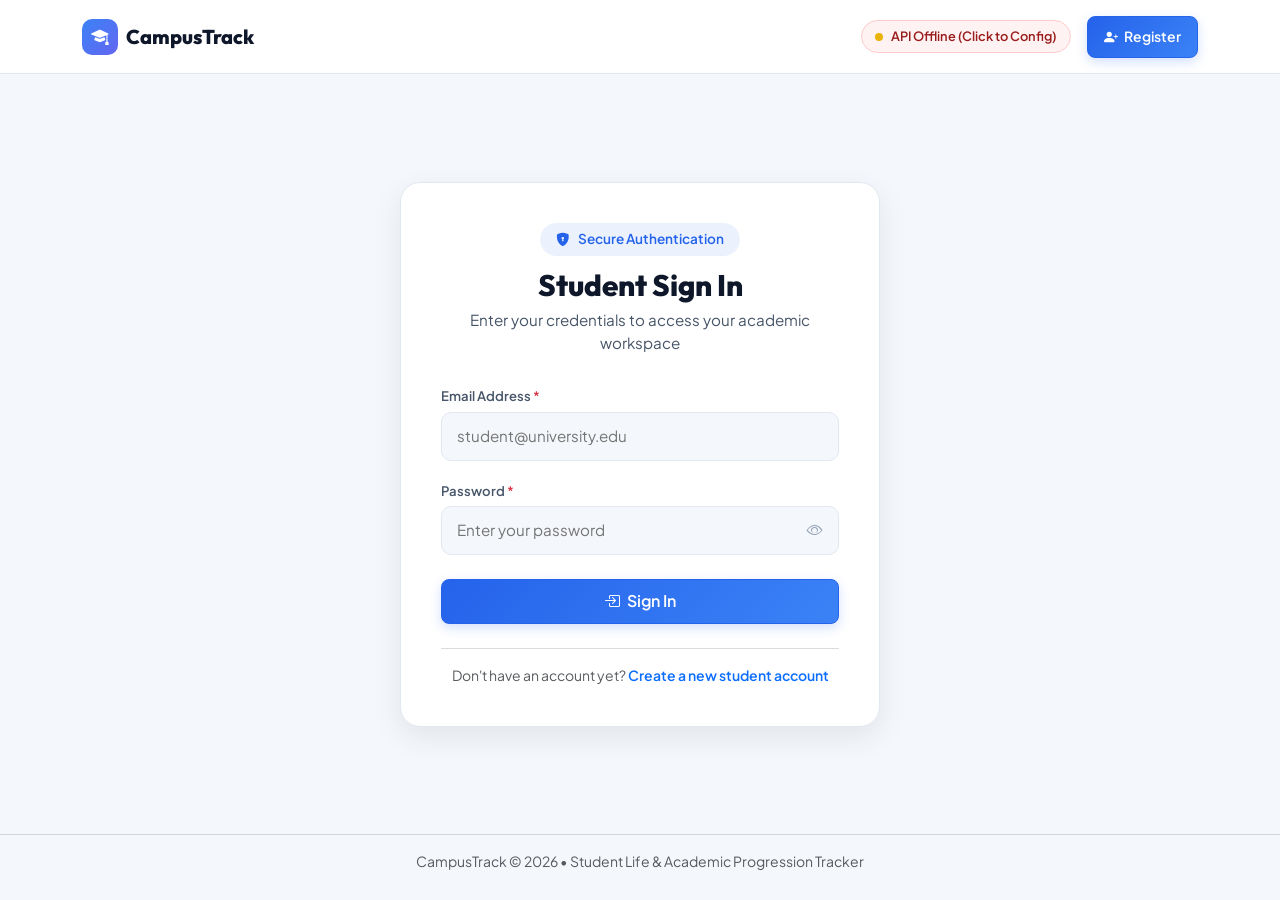
<file: frontend/semesters.html>
<!DOCTYPE html>
<html lang="en">
<head>
    <meta charset="UTF-8">
    <meta name="viewport" content="width=device-width, initial-scale=1.0">
    <meta name="description" content="CampusTrack — My Semesters. Manage your collegiate journey semester by semester with real-time academic progression.">
    <title>My Semesters — CampusTrack</title>
    <!-- Bootstrap 5 CSS -->
    <link href="https://cdn.jsdelivr.net/npm/bootstrap@5.3.3/dist/css/bootstrap.min.css" rel="stylesheet">
    <!-- Bootstrap Icons -->
    <link rel="stylesheet" href="https://cdn.jsdelivr.net/npm/bootstrap-icons@1.11.3/font/bootstrap-icons.min.css">
    <!-- Google Fonts -->
    <link rel="preconnect" href="https://fonts.googleapis.com">
    <link rel="preconnect" href="https://fonts.gstatic.com" crossorigin>
    <link href="https://fonts.googleapis.com/css2?family=Outfit:wght@500;600;700;800&family=Plus+Jakarta+Sans:wght@400;500;600;700;800&display=swap" rel="stylesheet">
    <!-- Custom Stylesheet -->
    <link rel="stylesheet" href="css/styles.css">
</head>
<body class="academic-dashboard-body">

    <!-- Top Navigation Bar -->
    <nav class="navbar navbar-expand-lg bg-white border-bottom border-subtle sticky-top py-2 shadow-sm">
        <div class="container">
            <a class="navbar-brand d-flex align-items-center gap-2" href="semesters.html">
                <div class="brand-logo" style="background: linear-gradient(135deg, #0d9488, #0f766e); width: 38px; height: 38px;">
                    <i class="bi bi-mortarboard-fill text-white fs-5"></i>
                </div>
                <span class="fw-bold fs-5 text-dark" style="font-family: 'Outfit', sans-serif; letter-spacing: -0.02em;">CampusTrack</span>
            </a>

            <button class="navbar-toggler border-0" type="button" data-bs-toggle="collapse" data-bs-target="#navMenu">
                <i class="bi bi-list fs-2 text-dark"></i>
            </button>

            <div class="collapse navbar-collapse" id="navMenu">
                <ul class="navbar-nav mx-auto mb-2 mb-lg-0 gap-2">
                    <li class="nav-item">
                        <a class="nav-link fw-semibold" href="dashboard.html">
                            <i class="bi bi-grid-fill me-1"></i> Dashboard
                        </a>
                    </li>
                    <li class="nav-item">
                        <a class="nav-link active fw-semibold text-teal-custom" href="semesters.html" style="color: var(--teal-accent);">
                            <i class="bi bi-journal-bookmark-fill me-1"></i> My Semesters
                        </a>
                    </li>
                    <li class="nav-item">
                        <a class="nav-link fw-semibold" href="profile.html">
                            <i class="bi bi-person-circle me-1"></i> My Profile
                        </a>
                    </li>
                </ul>

                <div class="d-flex align-items-center gap-3">
                    <!-- Live Backend Status Pill -->
                    <span id="apiStatusPill" class="badge rounded-pill bg-light text-dark border px-3 py-2 d-flex align-items-center gap-2" title="Backend API Health">
                        <span id="apiStatusDot" class="status-dot-pulse bg-warning"></span>
                        <span id="apiStatusText" class="small fw-medium">Connecting...</span>
                    </span>

                    <!-- Authenticated Student Menu -->
                    <div class="dropdown">
                        <button class="btn btn-outline-secondary btn-sm rounded-pill dropdown-toggle d-flex align-items-center gap-2 px-3 py-1.5" data-bs-toggle="dropdown">
                            <i class="bi bi-person-circle text-teal-custom"></i>
                            <span id="navStudentName" class="fw-semibold">Student</span>
                        </button>
                        <ul class="dropdown-menu dropdown-menu-end shadow-sm border-0 rounded-3">
                            <li><h6 class="dropdown-header text-uppercase small text-muted" id="navStudentDept">Student Account</h6></li>
                            <li><a class="dropdown-item text-muted small" href="dashboard.html"><i class="bi bi-grid-fill me-2"></i>Dashboard</a></li>
                            <li><a class="dropdown-item text-muted small" href="profile.html"><i class="bi bi-person-circle me-2"></i>My Profile</a></li>
                            <li><hr class="dropdown-divider"></li>
                            <li><a class="dropdown-item text-muted small" href="#" id="reloadApiBtn"><i class="bi bi-arrow-clockwise me-2"></i>Reload Data</a></li>
                            <li>
                                <button class="dropdown-item text-danger small d-flex align-items-center gap-2" id="navLogoutBtn">
                                    <i class="bi bi-box-arrow-right"></i> Sign Out
                                </button>
                            </li>
                        </ul>
                    </div>
                </div>
            </div>
        </div>
    </nav>

    <!-- Main Container -->
    <main class="container py-4 py-md-5">

        <!-- Page Header & Action -->
        <header class="academic-page-header d-flex flex-wrap justify-content-between align-items-center gap-3">
            <div>
                <h1 class="academic-page-title" id="pageMainHeading">My Semesters</h1>
                <p class="academic-page-subtitle mb-0">Manage your college journey semester by semester.</p>
            </div>
            <div>
                <button class="btn btn-academic-teal btn-lg shadow-sm" data-bs-toggle="modal" data-bs-target="#addSemesterModal" id="openAddSemesterBtn">
                    <i class="bi bi-plus-circle-fill"></i> Add Semester
                </button>
            </div>
        </header>


        <!-- Summary KPI Cards -->
        <section class="row g-3 g-md-4 mb-4 mb-md-5" id="summaryCardsSection">
            <div class="col-md-4">
                <div class="summary-kpi-card">
                    <div>
                        <div class="kpi-label">Total Semesters</div>
                        <div class="kpi-value" id="kpiTotalSemesters">—</div>
                        <p class="kpi-subtext">Undergraduate journey milestones</p>
                    </div>
                    <div class="kpi-icon-bubble total">
                        <i class="bi bi-mortarboard-fill"></i>
                    </div>
                </div>
            </div>
            <div class="col-md-4">
                <div class="summary-kpi-card">
                    <div>
                        <div class="kpi-label">Active Semesters</div>
                        <div class="kpi-value text-teal-custom" id="kpiActiveSemesters">—</div>
                        <p class="kpi-subtext">Currently enrolled & in-progress</p>
                    </div>
                    <div class="kpi-icon-bubble active">
                        <i class="bi bi-play-circle-fill"></i>
                    </div>
                </div>
            </div>
            <div class="col-md-4">
                <div class="summary-kpi-card">
                    <div>
                        <div class="kpi-label">Completed Semesters</div>
                        <div class="kpi-value text-success" id="kpiCompletedSemesters">—</div>
                        <p class="kpi-subtext">Successfully completed terms</p>
                    </div>
                    <div class="kpi-icon-bubble completed">
                        <i class="bi bi-check-circle-fill"></i>
                    </div>
                </div>
            </div>
        </section>

        <!-- Backend Error Alert (if offline or error) -->
        <div id="backendErrorContainer" class="d-none alert alert-danger border-0 rounded-4 shadow-sm p-4 mb-4">
            <div class="d-flex align-items-start gap-3">
                <i class="bi bi-exclamation-triangle-fill fs-2 text-danger"></i>
                <div class="flex-grow-1">
                    <h5 class="fw-bold mb-1 text-danger">Backend Server Connection Unavailable</h5>
                    <p class="mb-3 text-secondary" id="backendErrorMessage">Unable to communicate with the Java REST API. Please ensure Apache Tomcat is running locally on port 8080.</p>
                    <button class="btn btn-danger btn-sm rounded-pill px-3 py-1.5" id="retryConnectionBtn">
                        <i class="bi bi-arrow-clockwise me-1"></i> Retry Connection
                    </button>
                </div>
            </div>
        </div>

        <!-- Loading State Spinner & Skeletons -->
        <div id="semestersLoadingState" class="py-5 text-center">
            <div class="spinner-border text-teal-custom" style="width: 3rem; height: 3rem;" role="status">
                <span class="visually-hidden">Loading semesters...</span>
            </div>
            <h5 class="mt-3 text-secondary fw-semibold">Loading semester records...</h5>
            <p class="text-muted small">Fetching academic data from MySQL database via REST API</p>
        </div>

        <!-- Empty State Container (Displayed when student has 0 semesters) -->
        <div id="semestersEmptyState" class="semesters-empty-state d-none">
            <div class="empty-state-icon">
                <i class="bi bi-folder2-open"></i>
            </div>
            <h3 class="empty-state-title">No Semesters Added Yet</h3>
            <p class="empty-state-desc">
                Your college journey starts here. Add your first semester to begin tracking your academic progress, courses, and milestones.
            </p>
            <button class="btn btn-academic-teal btn-lg" data-bs-toggle="modal" data-bs-target="#addSemesterModal">
                <i class="bi bi-plus-circle-fill me-1"></i> Create Semester 1
            </button>
        </div>

        <!-- Responsive Grid of Semester Cards -->
        <div id="semestersGrid" class="semesters-grid d-none">
            <!-- Rendered dynamically by JavaScript -->
        </div>

    </main>

    <!-- Footer -->
    <footer class="container py-4 text-center border-top mt-5">
        <p class="text-muted small mb-0">CampusTrack &bull; Phase 1: Semester Management Module &bull; Deployable to Vercel & Tomcat</p>
    </footer>

    <!-- ====================================================================== -->
    <!-- MODALS                                                                 -->
    <!-- ====================================================================== -->

    <!-- 1. Add Semester Modal -->
    <div class="modal fade academic-modal" id="addSemesterModal" tabindex="-1" aria-labelledby="addSemesterModalLabel" aria-hidden="true">
        <div class="modal-dialog modal-dialog-centered">
            <div class="modal-content">
                <div class="modal-header">
                    <div class="d-flex align-items-center gap-2">
                        <div class="kpi-icon-bubble active" style="width: 36px; height: 36px; font-size: 1.1rem;">
                            <i class="bi bi-folder-plus"></i>
                        </div>
                        <h5 class="modal-title mb-0" id="addSemesterModalLabel">Add New Semester</h5>
                    </div>
                    <button type="button" class="btn-close" data-bs-dismiss="modal" aria-label="Close"></button>
                </div>
                <form id="addSemesterForm" novalidate>
                    <div class="modal-body">
                        <!-- Validation feedback alert -->
                        <div id="addSemesterErrorAlert" class="alert alert-danger py-2 px-3 small d-none mb-3"></div>

                        <!-- Semester Number (1 to 8) -->
                        <div class="mb-3">
                            <label for="addSemesterNumber" class="form-label form-label-academic">Semester Number <span class="text-danger">*</span></label>
                            <select class="form-select form-select-academic" id="addSemesterNumber" required>
                                <option value="" disabled selected>Select semester (1 – 8)...</option>
                                <option value="1">Semester 1 (Freshman - Fall)</option>
                                <option value="2">Semester 2 (Freshman - Spring)</option>
                                <option value="3">Semester 3 (Sophomore - Fall)</option>
                                <option value="4">Semester 4 (Sophomore - Spring)</option>
                                <option value="5">Semester 5 (Junior - Fall)</option>
                                <option value="6">Semester 6 (Junior - Spring)</option>
                                <option value="7">Semester 7 (Senior - Fall)</option>
                                <option value="8">Semester 8 (Senior - Spring)</option>
                            </select>
                            <div class="invalid-feedback">Please select a valid semester number between 1 and 8.</div>
                            <small class="text-muted">Unique semester number for your college program.</small>
                        </div>

                        <!-- Academic Year -->
                        <div class="mb-3">
                            <label for="addAcademicYear" class="form-label form-label-academic">Academic Year <span class="text-danger">*</span></label>
                            <input type="text" class="form-control form-control-academic" id="addAcademicYear" placeholder="e.g. 2024-2025" required maxlength="30">
                            <div class="invalid-feedback">Please enter the academic year (e.g. 2024-2025).</div>
                            <div class="d-flex gap-2 mt-1">
                                <button type="button" class="btn btn-sm btn-link p-0 text-decoration-none small text-teal-custom year-suggestion" data-year="2024-2025">2024-2025</button>
                                <span class="text-muted small">&bull;</span>
                                <button type="button" class="btn btn-sm btn-link p-0 text-decoration-none small text-teal-custom year-suggestion" data-year="2025-2026">2025-2026</button>
                                <span class="text-muted small">&bull;</span>
                                <button type="button" class="btn btn-sm btn-link p-0 text-decoration-none small text-teal-custom year-suggestion" data-year="2023-2024">2023-2024</button>
                            </div>
                        </div>

                        <!-- Status: Active or Completed (Defaults to Active) -->
                        <div class="mb-3">
                            <label for="addSemesterStatus" class="form-label form-label-academic">Status <span class="text-danger">*</span></label>
                            <select class="form-select form-select-academic" id="addSemesterStatus" required>
                                <option value="Active" selected>Active (In-Progress)</option>
                                <option value="Completed">Completed</option>
                            </select>
                            <small class="text-muted">Defaults to Active. Can be marked Completed at any time.</small>
                        </div>
                    </div>
                    <div class="modal-footer">
                        <button type="button" class="btn btn-light rounded-pill px-3" data-bs-dismiss="modal">Cancel</button>
                        <button type="submit" class="btn btn-academic-teal" id="addSemesterSubmitBtn">
                            <span class="spinner-border spinner-border-sm d-none" id="addSemesterSpinner"></span>
                            <span>Create Semester</span>
                        </button>
                    </div>
                </form>
            </div>
        </div>
    </div>

    <!-- 2. Edit Semester Modal -->
    <div class="modal fade academic-modal" id="editSemesterModal" tabindex="-1" aria-labelledby="editSemesterModalLabel" aria-hidden="true">
        <div class="modal-dialog modal-dialog-centered">
            <div class="modal-content">
                <div class="modal-header">
                    <div class="d-flex align-items-center gap-2">
                        <div class="kpi-icon-bubble total" style="width: 36px; height: 36px; font-size: 1.1rem;">
                            <i class="bi bi-pencil-square"></i>
                        </div>
                        <h5 class="modal-title mb-0" id="editSemesterModalLabel">Edit Semester</h5>
                    </div>
                    <button type="button" class="btn-close" data-bs-dismiss="modal" aria-label="Close"></button>
                </div>
                <form id="editSemesterForm" novalidate>
                    <input type="hidden" id="editSemesterId">
                    <div class="modal-body">
                        <!-- Validation feedback alert -->
                        <div id="editSemesterErrorAlert" class="alert alert-danger py-2 px-3 small d-none mb-3"></div>

                        <!-- Semester Number -->
                        <div class="mb-3">
                            <label for="editSemesterNumber" class="form-label form-label-academic">Semester Number <span class="text-danger">*</span></label>
                            <select class="form-select form-select-academic" id="editSemesterNumber" required>
                                <option value="1">Semester 1</option>
                                <option value="2">Semester 2</option>
                                <option value="3">Semester 3</option>
                                <option value="4">Semester 4</option>
                                <option value="5">Semester 5</option>
                                <option value="6">Semester 6</option>
                                <option value="7">Semester 7</option>
                                <option value="8">Semester 8</option>
                            </select>
                            <div class="invalid-feedback">Please select a valid semester number (1 - 8).</div>
                        </div>

                        <!-- Academic Year -->
                        <div class="mb-3">
                            <label for="editAcademicYear" class="form-label form-label-academic">Academic Year <span class="text-danger">*</span></label>
                            <input type="text" class="form-control form-control-academic" id="editAcademicYear" required maxlength="30">
                            <div class="invalid-feedback">Academic year is required.</div>
                        </div>

                        <!-- Status -->
                        <div class="mb-3">
                            <label for="editSemesterStatus" class="form-label form-label-academic">Status <span class="text-danger">*</span></label>
                            <select class="form-select form-select-academic" id="editSemesterStatus" required>
                                <option value="Active">Active</option>
                                <option value="Completed">Completed</option>
                            </select>
                        </div>
                    </div>
                    <div class="modal-footer">
                        <button type="button" class="btn btn-light rounded-pill px-3" data-bs-dismiss="modal">Cancel</button>
                        <button type="submit" class="btn btn-academic-teal" id="editSemesterSubmitBtn">
                            <span class="spinner-border spinner-border-sm d-none" id="editSemesterSpinner"></span>
                            <span>Save Changes</span>
                        </button>
                    </div>
                </form>
            </div>
        </div>
    </div>

    <!-- 3. Status Change Confirmation Modal -->
    <div class="modal fade academic-modal" id="statusConfirmModal" tabindex="-1" aria-labelledby="statusConfirmModalLabel" aria-hidden="true">
        <div class="modal-dialog modal-dialog-centered modal-sm">
            <div class="modal-content">
                <div class="modal-header border-0 pb-0">
                    <h5 class="modal-title fs-6" id="statusConfirmModalLabel">Confirm Status Change</h5>
                    <button type="button" class="btn-close" data-bs-dismiss="modal" aria-label="Close"></button>
                </div>
                <div class="modal-body text-center py-4">
                    <div class="mb-3" id="statusConfirmIconBox">
                        <i class="bi bi-question-circle text-teal-custom" style="font-size: 3rem;"></i>
                    </div>
                    <h6 class="fw-bold mb-2 text-dark" id="statusConfirmHeading">Change Semester Status?</h6>
                    <p class="text-muted small mb-0" id="statusConfirmMessage">
                        Are you sure you want to change the status of this semester?
                    </p>
                </div>
                <div class="modal-footer border-0 pt-0 justify-content-center">
                    <button type="button" class="btn btn-light rounded-pill px-3" data-bs-dismiss="modal">Cancel</button>
                    <button type="button" class="btn btn-academic-teal rounded-pill px-4" id="confirmStatusChangeBtn">
                        Confirm
                    </button>
                </div>
            </div>
        </div>
    </div>

    <!-- 4. Delete Semester Confirmation Modal -->
    <div class="modal fade academic-modal" id="deleteConfirmModal" tabindex="-1" aria-labelledby="deleteConfirmModalLabel" aria-hidden="true">
        <div class="modal-dialog modal-dialog-centered modal-sm">
            <div class="modal-content">
                <div class="modal-header border-0 pb-0">
                    <h5 class="modal-title fs-6 text-danger" id="deleteConfirmModalLabel">Delete Semester</h5>
                    <button type="button" class="btn-close" data-bs-dismiss="modal" aria-label="Close"></button>
                </div>
                <div class="modal-body text-center py-4">
                    <div class="mb-3">
                        <i class="bi bi-trash3-fill text-danger" style="font-size: 3rem;"></i>
                    </div>
                    <h6 class="fw-bold mb-2 text-dark" id="deleteConfirmHeading">Delete Semester?</h6>
                    <p class="text-muted small mb-0" id="deleteConfirmMessage">
                        This will permanently delete this semester record. This action cannot be undone.
                    </p>
                </div>
                <div class="modal-footer border-0 pt-0 justify-content-center">
                    <button type="button" class="btn btn-light rounded-pill px-3" data-bs-dismiss="modal">Cancel</button>
                    <button type="button" class="btn btn-danger rounded-pill px-4" id="confirmDeleteSemesterBtn">
                        Delete
                    </button>
                </div>
            </div>
        </div>
    </div>

    <!-- Bootstrap 5 Bundle JS with Popper -->
    <script src="https://cdn.jsdelivr.net/npm/bootstrap@5.3.3/dist/js/bootstrap.bundle.min.js"></script>
    <!-- App Config & API Client -->
    <script src="js/config.js"></script>
    <script src="js/api.js"></script>
    <script src="js/auth.js"></script>
    <!-- Page Controller -->
    <script src="js/semesters.js"></script>
</body>
</html>
</file>
<file: frontend/css/styles.css>
/* ==========================================================================
   CampusTrack — Modern Student Life Tracker (Reference Redesign)
   ========================================================================== */

@import url('https://fonts.googleapis.com/css2?family=Plus+Jakarta+Sans:wght@400;500;600;700;800&family=Outfit:wght@500;600;700;800&display=swap');

:root {
  --font-family: 'Plus Jakarta Sans', system-ui, -apple-system, sans-serif;
  --font-heading: 'Outfit', sans-serif;

  /* LIGHT THEME (Matches UpAhead Reference) */
  --bg-app: #f4f7fb;
  --bg-sidebar: #ffffff;
  --bg-card: #ffffff;
  --bg-card-hover: #f8fafc;
  --border-color: #e2e8f0;
  --border-subtle: #edf2f7;

  --text-primary: #0f172a;
  --text-secondary: #475569;
  --text-muted: #94a3b8;
  --text-dim: #cbd5e1;

  --accent-primary: #3b82f6;
  --accent-primary-hover: #2563eb;
  --accent-light: #eff6ff;

  --badge-overdue-bg: #fee2e2;
  --badge-overdue-text: #ef4444;
  --badge-tomorrow-bg: #e0f2fe;
  --badge-tomorrow-text: #0284c7;
  --badge-thisweek-bg: #ede9fe;
  --badge-thisweek-text: #7c3aed;
  --badge-future-bg: #f1f5f9;
  --badge-future-text: #64748b;
  --badge-completed-bg: #dcfce7;
  --badge-completed-text: #16a34a;

  --shadow-sm: 0 1px 3px rgba(0, 0, 0, 0.05);
  --shadow-card: 0 4px 16px -2px rgba(15, 23, 42, 0.04), 0 2px 6px -1px rgba(15, 23, 42, 0.02);
  --radius-sm: 8px;
  --radius-md: 14px;
  --radius-lg: 20px;

  --teal-accent: #0d9488;
  --teal-accent-hover: #0f766e;
  --teal-light: #f0fdfa;
  --navy-primary: #0f172a;
  --navy-light: #334155;
  --card-border: #e2e8f0;
}

/* DARK THEME */
[data-theme="dark"] {
  --bg-app: #0b0f19;
  --bg-sidebar: #111827;
  --bg-card: #151d30;
  --bg-card-hover: #1e293b;
  --border-color: #1e293b;
  --border-subtle: #243048;

  --text-primary: #f8fafc;
  --text-secondary: #94a3b8;
  --text-muted: #64748b;
  --text-dim: #334155;

  --accent-primary: #6366f1;
  --accent-primary-hover: #4f46e5;
  --accent-light: rgba(99, 102, 241, 0.15);

  --badge-overdue-bg: rgba(239, 68, 68, 0.18);
  --badge-overdue-text: #f87171;
  --badge-tomorrow-bg: rgba(2, 132, 199, 0.18);
  --badge-tomorrow-text: #38bdf8;
  --badge-thisweek-bg: rgba(124, 58, 237, 0.18);
  --badge-thisweek-text: #a78bfa;
  --badge-future-bg: rgba(100, 116, 139, 0.18);
  --badge-future-text: #94a3b8;
  --badge-completed-bg: rgba(22, 163, 74, 0.18);
  --badge-completed-text: #4ade80;

  --shadow-card: 0 8px 24px -4px rgba(0, 0, 0, 0.4);

  --teal-accent: #2dd4bf;
  --teal-accent-hover: #14b8a6;
  --teal-light: rgba(45, 212, 191, 0.15);
  --navy-primary: #f8fafc;
  --navy-light: #94a3b8;
  --card-border: #1e293b;
}

/* Core Visual Component Classes */
.hero-heading {
  color: var(--text-primary) !important;
  font-family: var(--font-heading);
  letter-spacing: -0.02em;
}

.hero-subheading {
  color: var(--text-secondary) !important;
}

/* Landing Page Specific Components (Semora) */
.landing-page {
  background-color: #f8fafc;
  color: #0f172a;
  min-height: 100vh;
  display: flex;
  flex-direction: column;
  font-family: var(--font-family, 'Plus Jakarta Sans', sans-serif);
}

[data-theme="dark"] .landing-page {
  background-color: #0b0f19;
  color: #f8fafc;
}

.landing-page a,
.landing-navbar a,
.landing-hero a,
.landing-cta-group a,
.btn-hero-primary,
.btn-hero-secondary,
.landing-nav-signin,
.landing-nav-register {
  text-decoration: none !important;
}

.landing-navbar {
  background-color: #ffffff;
  border-bottom: 1px solid #e2e8f0;
  padding: 1rem 0;
  transition: background-color 0.2s ease, border-color 0.2s ease;
}

[data-theme="dark"] .landing-navbar {
  background-color: #111827;
  border-bottom-color: #1e293b;
}

.landing-brand {
  display: inline-flex;
  align-items: center;
  gap: 0.75rem;
  font-family: var(--font-heading, 'Outfit', sans-serif);
  font-weight: 800;
  font-size: 1.35rem;
  color: #0f172a !important;
  text-decoration: none !important;
  letter-spacing: -0.02em;
}

[data-theme="dark"] .landing-brand {
  color: #f8fafc !important;
}

.landing-brand-icon {
  width: 38px;
  height: 38px;
  border-radius: 10px;
  background-color: #2563eb;
  color: #ffffff;
  display: inline-flex;
  align-items: center;
  justify-content: center;
  font-size: 1.2rem;
  box-shadow: 0 2px 6px rgba(37, 99, 235, 0.25);
}

.landing-nav-signin {
  color: #334155 !important;
  font-weight: 600;
  font-size: 0.95rem;
  text-decoration: none !important;
  padding: 0.55rem 1.15rem;
  border-radius: 8px;
  border: 1px solid transparent;
  transition: all 0.15s ease;
  display: inline-flex;
  align-items: center;
}

.landing-nav-signin:hover {
  color: #2563eb !important;
  background-color: #f1f5f9;
}

[data-theme="dark"] .landing-nav-signin {
  color: #94a3b8 !important;
}

[data-theme="dark"] .landing-nav-signin:hover {
  color: #60a5fa !important;
  background-color: #1e293b;
}

.landing-nav-register {
  background-color: #2563eb !important;
  color: #ffffff !important;
  font-weight: 600;
  font-size: 0.95rem;
  text-decoration: none !important;
  padding: 0.55rem 1.25rem;
  border-radius: 8px;
  border: 1px solid #2563eb;
  transition: all 0.15s ease;
  display: inline-flex;
  align-items: center;
  box-shadow: 0 1px 3px rgba(37, 99, 235, 0.2);
}

.landing-nav-register:hover {
  background-color: #1d4ed8 !important;
  border-color: #1d4ed8;
  color: #ffffff !important;
  box-shadow: 0 4px 10px rgba(37, 99, 235, 0.25);
}

/* Hero Section */
.landing-hero {
  padding: 4.75rem 1.25rem 3.5rem;
  text-align: center;
}

.landing-hero-container {
  max-width: 780px;
  margin: 0 auto;
}

.landing-eyebrow {
  display: inline-flex;
  align-items: center;
  gap: 0.4rem;
  font-size: 0.75rem;
  font-weight: 700;
  letter-spacing: 0.08em;
  text-transform: uppercase;
  color: #2563eb;
  background-color: #eff6ff;
  border: 1px solid #dbeafe;
  padding: 0.4rem 1rem;
  border-radius: 9999px;
  margin-bottom: 1.6rem;
}

[data-theme="dark"] .landing-eyebrow {
  color: #60a5fa;
  background-color: rgba(37, 99, 235, 0.12);
  border-color: rgba(37, 99, 235, 0.25);
}

.landing-title {
  font-family: var(--font-heading, 'Outfit', sans-serif);
  font-weight: 800;
  font-size: clamp(2.3rem, 5.5vw, 3.4rem);
  line-height: 1.15;
  letter-spacing: -0.03em;
  color: #0f172a;
  margin-bottom: 1.25rem;
}

[data-theme="dark"] .landing-title {
  color: #f8fafc;
}

.landing-description {
  font-size: 1.15rem;
  line-height: 1.65;
  color: #475569;
  max-width: 640px;
  margin: 0 auto 2.25rem;
}

[data-theme="dark"] .landing-description {
  color: #94a3b8;
}

.landing-cta-group {
  display: flex;
  flex-wrap: wrap;
  align-items: center;
  justify-content: center;
  gap: 0.85rem;
}

.btn-hero-primary {
  background-color: #2563eb !important;
  color: #ffffff !important;
  font-weight: 600;
  font-size: 1rem;
  padding: 0.75rem 1.75rem;
  border-radius: 10px;
  border: 1px solid #2563eb;
  text-decoration: none !important;
  display: inline-flex;
  align-items: center;
  justify-content: center;
  box-shadow: 0 2px 8px rgba(37, 99, 235, 0.25);
  transition: all 0.15s ease;
}

.btn-hero-primary:hover {
  background-color: #1d4ed8 !important;
  border-color: #1d4ed8;
  color: #ffffff !important;
  transform: translateY(-1px);
  box-shadow: 0 6px 16px rgba(37, 99, 235, 0.35);
}

.btn-hero-secondary {
  background-color: #ffffff !important;
  color: #334155 !important;
  font-weight: 600;
  font-size: 1rem;
  padding: 0.75rem 1.75rem;
  border-radius: 10px;
  border: 1.5px solid #cbd5e1;
  text-decoration: none !important;
  display: inline-flex;
  align-items: center;
  justify-content: center;
  transition: all 0.15s ease;
}

.btn-hero-secondary:hover {
  background-color: #f8fafc !important;
  border-color: #94a3b8;
  color: #0f172a !important;
}

[data-theme="dark"] .btn-hero-secondary {
  background-color: #151d30 !important;
  border-color: #334155;
  color: #e2e8f0 !important;
}

[data-theme="dark"] .btn-hero-secondary:hover {
  background-color: #1e293b !important;
  border-color: #64748b;
  color: #ffffff !important;
}

/* Feature Cards (Semora) */
.landing-features {
  padding: 0.5rem 1.25rem 4.5rem;
}

.landing-features-container {
  max-width: 1080px;
  margin: 0 auto;
}

.semora-card {
  background-color: #ffffff;
  border: 1px solid #e2e8f0;
  border-radius: 16px;
  padding: 1.85rem 1.65rem;
  height: 100%;
  box-shadow: 0 2px 6px rgba(15, 23, 42, 0.04);
  transition: transform 0.2s ease, box-shadow 0.2s ease, border-color 0.2s ease;
}

.semora-card:hover {
  transform: translateY(-2px);
  border-color: #cbd5e1;
  box-shadow: 0 10px 24px rgba(15, 23, 42, 0.08);
}

[data-theme="dark"] .semora-card {
  background-color: #151d30;
  border-color: #1e293b;
  box-shadow: none;
}

[data-theme="dark"] .semora-card:hover {
  border-color: #334155;
  box-shadow: 0 8px 20px rgba(0, 0, 0, 0.3);
}

.semora-card-icon {
  width: 44px;
  height: 44px;
  border-radius: 10px;
  display: inline-flex;
  align-items: center;
  justify-content: center;
  font-size: 1.25rem;
  margin-bottom: 1.15rem;
}

.semora-card-icon.blue {
  background-color: #eff6ff;
  color: #2563eb;
}

.semora-card-icon.sky {
  background-color: #e0f2fe;
  color: #0284c7;
}

.semora-card-icon.green {
  background-color: #ecfdf5;
  color: #16a34a;
}

.semora-card-title {
  font-family: var(--font-heading, 'Outfit', sans-serif);
  font-weight: 700;
  font-size: 1.18rem;
  color: #0f172a;
  margin-bottom: 0.55rem;
}

[data-theme="dark"] .semora-card-title {
  color: #f8fafc;
}

.semora-card-text {
  font-size: 0.94rem;
  line-height: 1.6;
  color: #475569;
  margin-bottom: 0;
}

[data-theme="dark"] .semora-card-text {
  color: #94a3b8;
}

/* Footer */
.landing-footer {
  margin-top: auto;
  padding: 1.75rem 1rem;
  border-top: 1px solid #e2e8f0;
  background-color: #ffffff;
  text-align: center;
  font-size: 0.88rem;
  color: #64748b;
}

[data-theme="dark"] .landing-footer {
  border-top-color: #1e293b;
  background-color: #111827;
  color: #94a3b8;
}

.text-teal-custom {
  color: var(--teal-accent) !important;
}

.bg-teal-custom {
  background-color: var(--teal-accent) !important;
  color: #ffffff !important;
}

.bg-primary-custom {
  background-color: var(--accent-primary) !important;
  color: #ffffff !important;
}

.btn-teal {
  background-color: #0284c7;
  border: 1px solid #0284c7;
  color: #ffffff !important;
  font-weight: 600;
  transition: all 0.2s ease;
}

.btn-teal:hover, .btn-teal:focus {
  background-color: #0369a1;
  border-color: #0369a1;
  color: #ffffff !important;
}

.btn-primary-custom {
  background: linear-gradient(135deg, #2563eb, #3b82f6);
  border: 1px solid #2563eb;
  color: #ffffff !important;
  font-weight: 600;
  border-radius: var(--radius-sm);
  padding: 0.6rem 1.25rem;
  transition: all 0.2s ease;
  box-shadow: 0 4px 12px rgba(37, 99, 235, 0.2);
}

.btn-primary-custom:hover {
  background: linear-gradient(135deg, #1d4ed8, #2563eb);
  transform: translateY(-1px);
  box-shadow: 0 6px 16px rgba(37, 99, 235, 0.3);
  color: #ffffff !important;
}

.btn-outline-custom {
  background: transparent;
  border: 1.5px solid var(--border-color);
  color: var(--text-primary) !important;
  font-weight: 600;
  border-radius: var(--radius-sm);
  padding: 0.6rem 1.25rem;
  transition: all 0.2s ease;
}

.btn-outline-custom:hover {
  border-color: var(--accent-primary);
  color: var(--accent-primary) !important;
  background-color: var(--accent-light);
}

.card-glass {
  background-color: var(--bg-card);
  border: 1px solid var(--border-color);
  border-radius: var(--radius-md);
  box-shadow: var(--shadow-card);
  transition: all 0.25s ease;
}

.card-glass:hover {
  transform: translateY(-2px);
  box-shadow: 0 10px 25px -5px rgba(0, 0, 0, 0.08);
}

.stat-icon {
  width: 48px;
  height: 48px;
  border-radius: 12px;
  display: flex;
  align-items: center;
  justify-content: center;
  font-size: 1.4rem;
  margin-bottom: 1rem;
}

.form-control-custom {
  background-color: var(--bg-app);
  border: 1.5px solid var(--border-color);
  color: var(--text-primary);
  border-radius: 10px;
  padding: 0.65rem 0.95rem;
  transition: all 0.2s ease;
}

.form-control-custom:focus {
  border-color: var(--accent-primary);
  box-shadow: 0 0 0 3px var(--accent-light);
  background-color: var(--bg-card);
  color: var(--text-primary);
}

.form-control-custom:disabled, .form-control-custom[readonly] {
  background-color: var(--bg-app);
  opacity: 0.75;
  color: var(--text-muted);
}

.api-pill {
  display: inline-flex;
  align-items: center;
  gap: 0.5rem;
  padding: 0.35rem 0.85rem;
  border-radius: 9999px;
  font-size: 0.8rem;
  font-weight: 600;
  border: 1px solid var(--border-color);
  background-color: var(--bg-card);
  color: var(--text-secondary);
  text-decoration: none;
  transition: all 0.2s ease;
}

.api-pill.online {
  border-color: #86efac;
  background-color: #f0fdf4;
  color: #166534;
}

[data-theme="dark"] .api-pill.online {
  border-color: #166534;
  background-color: rgba(22, 101, 52, 0.2);
  color: #86efac;
}

.api-pill.offline {
  border-color: #fecaca;
  background-color: #fef2f2;
  color: #991b1b;
}

[data-theme="dark"] .api-pill.offline {
  border-color: #991b1b;
  background-color: rgba(153, 27, 27, 0.2);
  color: #fecaca;
}

.status-dot {
  width: 8px;
  height: 8px;
  border-radius: 50%;
  display: inline-block;
}

.status-dot.green { background-color: #22c55e; }
.status-dot.yellow { background-color: #eab308; }
.status-dot.red { background-color: #ef4444; }

.navbar-custom {
  background-color: var(--bg-sidebar);
  border-bottom: 1px solid var(--border-color);
  padding: 0.85rem 1rem;
  transition: background-color 0.25s ease, border-color 0.25s ease;
}

.navbar-custom .navbar-brand {
  display: inline-flex;
  align-items: center;
  gap: 0.65rem;
  font-family: var(--font-heading);
  font-weight: 800;
  font-size: 1.25rem;
  color: var(--text-primary);
  text-decoration: none;
}

.navbar-custom .nav-link {
  color: var(--text-secondary);
  font-weight: 600;
  font-size: 0.92rem;
  padding: 0.5rem 0.85rem;
  border-radius: var(--radius-sm);
  transition: all 0.2s ease;
}

.navbar-custom .nav-link:hover, .navbar-custom .nav-link.active {
  color: var(--accent-primary);
}

.brand-icon {
  width: 36px;
  height: 36px;
  border-radius: 10px;
  background: linear-gradient(135deg, #3b82f6, #6366f1);
  display: inline-flex;
  align-items: center;
  justify-content: center;
  color: #ffffff;
  font-size: 1.1rem;
}

/* Degree Timeline Banner & Term Pills */
.degree-timeline-card {
  background: linear-gradient(135deg, #eff6ff 0%, #f5f3ff 100%) !important;
  border: 1px solid #dbeafe !important;
}

[data-theme="dark"] .degree-timeline-card {
  background: linear-gradient(135deg, #131c31 0%, #171e38 100%) !important;
  border: 1px solid #233055 !important;
}

.timeline-pill-active {
  background: linear-gradient(135deg, #2563eb, #3b82f6) !important;
  color: #ffffff !important;
  border: 1px solid #2563eb !important;
  box-shadow: 0 2px 8px rgba(37, 99, 235, 0.25);
  font-weight: 700 !important;
  transition: all 0.2s ease;
}

.timeline-pill-active:hover {
  background: linear-gradient(135deg, #1d4ed8, #2563eb) !important;
  transform: translateY(-1px);
  box-shadow: 0 4px 12px rgba(37, 99, 235, 0.35);
  color: #ffffff !important;
}

.timeline-pill-completed {
  background: linear-gradient(135deg, #16a34a, #22c55e) !important;
  color: #ffffff !important;
  border: 1px solid #16a34a !important;
  box-shadow: 0 2px 8px rgba(22, 163, 74, 0.2);
  font-weight: 700 !important;
  transition: all 0.2s ease;
}

.timeline-pill-completed:hover {
  background: linear-gradient(135deg, #15803d, #16a34a) !important;
  transform: translateY(-1px);
  box-shadow: 0 4px 12px rgba(22, 163, 74, 0.3);
  color: #ffffff !important;
}

.timeline-pill-empty {
  background: var(--bg-card) !important;
  color: var(--text-muted) !important;
  border: 1.5px dashed var(--border-color) !important;
  font-weight: 600 !important;
  transition: all 0.2s ease;
}

.timeline-pill-empty:hover {
  border-color: var(--accent-primary) !important;
  color: var(--accent-primary) !important;
}

* {
  box-sizing: border-box;
}

body {
  font-family: var(--font-family);
  background-color: var(--bg-app);
  color: var(--text-primary);
  margin: 0;
  padding: 0;
  min-height: 100vh;
  transition: background-color 0.25s ease, color 0.25s ease;
}

/* App Layout Grid (Sidebar + Main Content) */
.app-container {
  display: flex;
  min-height: 100vh;
}

/* Sidebar */
.app-sidebar {
  width: 260px;
  background-color: var(--bg-sidebar);
  border-right: 1px solid var(--border-color);
  display: flex;
  flex-direction: column;
  justify-content: space-between;
  padding: 1.5rem 1.25rem;
  position: sticky;
  top: 0;
  height: 100vh;
  z-index: 100;
  transition: all 0.25s ease;
}

.brand-wrapper {
  display: flex;
  align-items: center;
  gap: 0.75rem;
  margin-bottom: 2rem;
  text-decoration: none;
}

.brand-logo {
  width: 40px;
  height: 40px;
  border-radius: 12px;
  background: linear-gradient(135deg, #3b82f6, #6366f1);
  display: flex;
  align-items: center;
  justify-content: center;
  color: #fff;
  font-size: 1.3rem;
  box-shadow: 0 4px 12px rgba(59, 130, 246, 0.25);
}

.brand-title {
  font-family: var(--font-heading);
  font-weight: 800;
  font-size: 1.25rem;
  color: var(--text-primary);
  line-height: 1.1;
  margin: 0;
}

.brand-subtitle {
  font-size: 0.75rem;
  font-weight: 600;
  color: var(--text-muted);
  text-transform: uppercase;
  letter-spacing: 0.05em;
}

.nav-section-title {
  font-size: 0.75rem;
  font-weight: 700;
  color: var(--text-muted);
  text-transform: uppercase;
  letter-spacing: 0.05em;
  margin-bottom: 0.75rem;
  padding-left: 0.5rem;
}

.sidebar-nav {
  display: flex;
  flex-direction: column;
  gap: 0.35rem;
  list-style: none;
  padding: 0;
  margin: 0;
}

.sidebar-link {
  display: flex;
  align-items: center;
  gap: 0.85rem;
  padding: 0.7rem 1rem;
  border-radius: var(--radius-sm);
  color: var(--text-secondary);
  text-decoration: none;
  font-weight: 600;
  font-size: 0.92rem;
  transition: all 0.2s ease;
}

.sidebar-link:hover {
  background-color: var(--bg-card-hover);
  color: var(--accent-primary);
}

.sidebar-link.active {
  background-color: var(--accent-light);
  color: var(--accent-primary);
  font-weight: 700;
}

/* Sidebar Bottom Degree Widget */
.sidebar-degree-card {
  background: linear-gradient(135deg, rgba(59, 130, 246, 0.08), rgba(99, 102, 241, 0.08));
  border: 1px solid var(--border-color);
  border-radius: var(--radius-md);
  padding: 1.25rem;
  margin-bottom: 1rem;
  position: relative;
}

.degree-progress-bar {
  height: 6px;
  border-radius: 4px;
  background-color: var(--border-color);
  overflow: hidden;
  margin: 0.6rem 0;
}

.degree-progress-fill {
  height: 100%;
  background: linear-gradient(90deg, #3b82f6, #6366f1);
  border-radius: 4px;
  transition: width 0.5s ease;
}

.user-profile-bar {
  display: flex;
  align-items: center;
  gap: 0.75rem;
  padding-top: 0.75rem;
  border-top: 1px solid var(--border-color);
}

.user-avatar {
  width: 38px;
  height: 38px;
  border-radius: 50%;
  background: linear-gradient(135deg, #f59e0b, #ef4444);
  display: flex;
  align-items: center;
  justify-content: center;
  color: #fff;
  font-weight: 700;
  font-size: 0.95rem;
}

.user-info {
  line-height: 1.2;
  overflow: hidden;
}

.user-name {
  font-weight: 700;
  font-size: 0.88rem;
  color: var(--text-primary);
  white-space: nowrap;
  text-overflow: ellipsis;
  overflow: hidden;
}

.user-email {
  font-size: 0.75rem;
  color: var(--text-muted);
  white-space: nowrap;
  text-overflow: ellipsis;
  overflow: hidden;
}

/* Main Content Area */
.app-main {
  flex: 1;
  padding: 1.5rem 2.25rem;
  max-width: 1440px;
  overflow-y: auto;
}

/* Top App Header */
.app-topbar {
  display: flex;
  justify-content: space-between;
  align-items: center;
  margin-bottom: 2rem;
}

.topbar-left {
  display: flex;
  align-items: center;
  gap: 1rem;
}

.topbar-title {
  font-family: var(--font-heading);
  font-size: 1.6rem;
  font-weight: 800;
  margin: 0;
  color: var(--text-primary);
}

.topbar-right {
  display: flex;
  align-items: center;
  gap: 0.75rem;
}

/* Pill Mode Toggle Button Group */
.pill-group {
  display: flex;
  background-color: var(--bg-card);
  border: 1px solid var(--border-color);
  border-radius: 24px;
  padding: 3px;
}

.pill-item {
  padding: 0.35rem 0.95rem;
  border-radius: 20px;
  font-size: 0.8rem;
  font-weight: 600;
  color: var(--text-secondary);
  border: none;
  background: transparent;
  cursor: pointer;
  transition: all 0.2s ease;
}

.pill-item.active {
  background-color: var(--accent-primary);
  color: #fff;
}

/* Cards (Reference Style) */
.ref-card {
  background-color: var(--bg-card);
  border: 1px solid var(--border-color);
  border-radius: var(--radius-md);
  padding: 1.4rem;
  box-shadow: var(--shadow-card);
  height: 100%;
  display: flex;
  flex-direction: column;
  justify-content: space-between;
  transition: transform 0.2s ease, box-shadow 0.2s ease;
}

.ref-card:hover {
  box-shadow: 0 10px 25px -5px rgba(0, 0, 0, 0.08);
}

.ref-card-header {
  display: flex;
  justify-content: space-between;
  align-items: center;
  margin-bottom: 1.1rem;
}

.ref-card-title {
  font-family: var(--font-heading);
  font-size: 1.1rem;
  font-weight: 700;
  color: var(--text-primary);
  margin: 0;
}

/* Gauge / Circular Progress Meter */
.gauge-container {
  display: flex;
  flex-direction: column;
  align-items: center;
  justify-content: center;
  padding: 1rem 0;
}

.gauge-circle {
  position: relative;
  width: 140px;
  height: 140px;
}

.gauge-text {
  position: absolute;
  top: 50%;
  left: 50%;
  transform: translate(-50%, -50%);
  text-align: center;
}

.gauge-val {
  font-family: var(--font-heading);
  font-size: 2.1rem;
  font-weight: 800;
  color: var(--text-primary);
  line-height: 1;
}

.gauge-label {
  font-size: 0.8rem;
  font-weight: 600;
  color: var(--text-muted);
  margin-top: 0.35rem;
}

/* Course Progress Items */
.course-prog-list {
  display: flex;
  flex-direction: column;
  gap: 0.85rem;
}

.course-prog-item {
  display: flex;
  flex-direction: column;
  gap: 0.4rem;
}

.course-item-top {
  display: flex;
  align-items: center;
  justify-content: space-between;
}

.course-badge-icon {
  width: 28px;
  height: 28px;
  border-radius: 8px;
  display: flex;
  align-items: center;
  justify-content: center;
  color: #fff;
  font-size: 0.85rem;
  font-weight: 700;
}

.course-title-text {
  font-weight: 700;
  font-size: 0.92rem;
  color: var(--text-primary);
  margin-left: 0.5rem;
}

.course-stat-text {
  font-size: 0.78rem;
  font-weight: 600;
  color: var(--text-muted);
}

.course-bar {
  height: 7px;
  border-radius: 4px;
  background-color: var(--border-subtle);
  overflow: hidden;
}

.course-bar-fill {
  height: 100%;
  border-radius: 4px;
  transition: width 0.4s ease;
}

/* Upcoming Exams Card */
.exam-list {
  display: flex;
  flex-direction: column;
  gap: 0.75rem;
}

.exam-item {
  display: flex;
  align-items: center;
  justify-content: space-between;
  padding: 0.7rem 0.85rem;
  border-radius: var(--radius-sm);
  background-color: var(--bg-app);
  border: 1px solid var(--border-color);
}

.exam-type-pill {
  font-weight: 700;
  font-size: 0.8rem;
  color: var(--text-primary);
}

.exam-course-tag {
  display: flex;
  align-items: center;
  gap: 0.35rem;
  font-size: 0.8rem;
  color: var(--text-secondary);
  font-weight: 600;
}

.exam-date-badge {
  font-size: 0.8rem;
  font-weight: 600;
  color: var(--text-muted);
}

/* Action Bar Row (4 Buttons) */
.action-bar-row {
  display: grid;
  grid-template-columns: repeat(4, 1fr);
  gap: 1rem;
  margin: 1.5rem 0;
}

.action-btn {
  background-color: var(--bg-card);
  border: 1px solid var(--border-color);
  border-radius: var(--radius-sm);
  padding: 0.85rem 1rem;
  font-weight: 700;
  font-size: 0.92rem;
  color: var(--text-primary);
  display: flex;
  align-items: center;
  justify-content: center;
  gap: 0.5rem;
  cursor: pointer;
  box-shadow: var(--shadow-sm);
  transition: all 0.2s ease;
  text-decoration: none;
}

.action-btn:hover {
  border-color: var(--accent-primary);
  color: var(--accent-primary);
  transform: translateY(-1px);
}

.action-btn.primary {
  background-color: var(--accent-primary);
  color: #fff;
  border-color: var(--accent-primary);
}
.action-btn.primary:hover {
  background-color: var(--accent-primary-hover);
  color: #fff;
}

/* Assignment Overview Table (Reference Style) */
.table-container-card {
  background-color: var(--bg-card);
  border: 1px solid var(--border-color);
  border-radius: var(--radius-md);
  padding: 1.5rem;
  box-shadow: var(--shadow-card);
}

.table-header-bar {
  display: flex;
  justify-content: space-between;
  align-items: center;
  margin-bottom: 1.25rem;
  flex-wrap: wrap;
  gap: 1rem;
}

.search-box-wrapper {
  position: relative;
  min-width: 280px;
}

.search-input {
  width: 100%;
  padding: 0.55rem 1rem 0.55rem 2.25rem;
  border-radius: var(--radius-sm);
  border: 1px solid var(--border-color);
  background-color: var(--bg-app);
  color: var(--text-primary);
  font-size: 0.88rem;
  outline: none;
}

.search-input:focus {
  border-color: var(--accent-primary);
}

.search-icon {
  position: absolute;
  left: 0.75rem;
  top: 50%;
  transform: translateY(-50%);
  color: var(--text-muted);
}

.table-controls {
  display: flex;
  align-items: center;
  gap: 1rem;
}

.custom-table {
  width: 100%;
  border-collapse: collapse;
  font-size: 0.9rem;
}

.custom-table th {
  text-align: left;
  padding: 0.75rem 1rem;
  font-weight: 700;
  font-size: 0.75rem;
  text-transform: uppercase;
  letter-spacing: 0.05em;
  color: var(--text-muted);
  border-bottom: 1px solid var(--border-color);
}

.custom-table td {
  padding: 1rem;
  border-bottom: 1px solid var(--border-subtle);
  color: var(--text-primary);
  vertical-align: middle;
}

.custom-table tr:hover td {
  background-color: var(--bg-card-hover);
}

/* Status Pills */
.status-pill {
  display: inline-block;
  padding: 0.35rem 0.85rem;
  border-radius: 20px;
  font-weight: 700;
  font-size: 0.8rem;
  text-align: center;
  min-width: 85px;
}

.status-pill.Overdue {
  background-color: var(--badge-overdue-bg);
  color: var(--badge-overdue-text);
}
.status-pill.Tomorrow {
  background-color: var(--badge-tomorrow-bg);
  color: var(--badge-tomorrow-text);
}
.status-pill.ThisWeek {
  background-color: var(--badge-thisweek-bg);
  color: var(--badge-thisweek-text);
}
.status-pill.Future {
  background-color: var(--badge-future-bg);
  color: var(--badge-future-text);
}
.status-pill.Completed {
  background-color: var(--badge-completed-bg);
  color: var(--badge-completed-text);
  text-decoration: line-through;
}

.course-dot {
  width: 9px;
  height: 9px;
  border-radius: 50%;
  display: inline-block;
  margin-right: 0.4rem;
}

/* 4-Year College Journey Timeline Roadmap */
.roadmap-container {
  display: grid;
  grid-template-columns: repeat(4, 1fr);
  gap: 1.25rem;
  margin-bottom: 2rem;
}

.roadmap-card {
  background-color: var(--bg-card);
  border: 1px solid var(--border-color);
  border-radius: var(--radius-md);
  padding: 1.25rem;
  position: relative;
  overflow: hidden;
  transition: all 0.25s ease;
}

.roadmap-card.active {
  border-color: var(--accent-primary);
  box-shadow: 0 0 0 2px var(--accent-light);
}

.roadmap-year-badge {
  font-size: 0.75rem;
  font-weight: 800;
  text-transform: uppercase;
  letter-spacing: 0.05em;
  margin-bottom: 0.5rem;
}

/* Responsive */
@media (max-width: 992px) {
  .app-sidebar {
    display: none;
  }
  .app-main {
    padding: 1.25rem;
  }
  .action-bar-row {
    grid-template-columns: repeat(2, 1fr);
  }
  .roadmap-container {
    grid-template-columns: 1fr;
  }
}

/* ==========================================================================
   CampusTrack — Phase 1: Semester Management (Academic Dashboard Theme)
   Palette: Light Background (#f8fafc), Navy-Blue Text (#0f2744), Teal Accents (#0d9488)
   ========================================================================== */

:root {
  --navy-primary: #0f2744;
  --navy-secondary: #1e3a5f;
  --navy-light: #334e68;
  --teal-accent: #0d9488;
  --teal-accent-hover: #0f766e;
  --teal-light: #f0fdfa;
  --teal-border: #99f6e4;
  --emerald-status: #059669;
  --emerald-light: #ecfdf5;
  --emerald-border: #a7f3d0;
  --academic-bg: #f8fafc;
  --card-border: #e2e8f0;
}

body.academic-dashboard-body {
  background-color: var(--academic-bg);
  color: var(--navy-primary);
  font-family: 'Plus Jakarta Sans', system-ui, -apple-system, sans-serif;
}

/* Page Header */
.academic-page-header {
  margin-bottom: 2rem;
}

.academic-page-title {
  font-family: 'Outfit', sans-serif;
  color: var(--navy-primary);
  font-weight: 800;
  font-size: 2rem;
  letter-spacing: -0.02em;
  margin-bottom: 0.35rem;
}

.academic-page-subtitle {
  color: var(--navy-light);
  font-size: 1.05rem;
}

/* Student Switcher Bar (For testing student isolation) */
.student-switcher-bar {
  background-color: #ffffff;
  border: 1px solid var(--card-border);
  border-radius: 12px;
  padding: 0.65rem 1.25rem;
  box-shadow: 0 1px 3px rgba(15, 39, 68, 0.04);
}

/* Summary KPI Cards */
.summary-kpi-card {
  background-color: #ffffff;
  border: 1px solid var(--card-border);
  border-radius: 16px;
  padding: 1.5rem;
  box-shadow: 0 2px 10px rgba(15, 39, 68, 0.04);
  transition: transform 0.2s ease, box-shadow 0.2s ease;
  display: flex;
  align-items: center;
  justify-content: space-between;
}

.summary-kpi-card:hover {
  transform: translateY(-2px);
  box-shadow: 0 8px 20px rgba(15, 39, 68, 0.07);
}

.summary-kpi-card .kpi-label {
  font-size: 0.85rem;
  font-weight: 700;
  text-transform: uppercase;
  letter-spacing: 0.05em;
  color: var(--navy-light);
  margin-bottom: 0.25rem;
}

.summary-kpi-card .kpi-value {
  font-family: 'Outfit', sans-serif;
  font-size: 2.25rem;
  font-weight: 800;
  color: var(--navy-primary);
  line-height: 1;
  margin-bottom: 0.25rem;
}

.summary-kpi-card .kpi-subtext {
  font-size: 0.8rem;
  color: #64748b;
  margin: 0;
}

.kpi-icon-bubble {
  width: 52px;
  height: 52px;
  border-radius: 14px;
  display: flex;
  align-items: center;
  justify-content: center;
  font-size: 1.5rem;
}

.kpi-icon-bubble.total {
  background-color: #eff6ff;
  color: #2563eb;
}

.kpi-icon-bubble.active {
  background-color: var(--teal-light);
  color: var(--teal-accent);
}

.kpi-icon-bubble.completed {
  background-color: var(--emerald-light);
  color: var(--emerald-status);
}

/* Semester Grid Cards */
.semesters-grid {
  display: grid;
  grid-template-columns: repeat(auto-fill, minmax(320px, 1fr));
  gap: 1.5rem;
}

.academic-semester-card {
  background-color: #ffffff;
  border: 1px solid var(--card-border);
  border-radius: 18px;
  padding: 1.5rem;
  box-shadow: 0 3px 12px rgba(15, 39, 68, 0.04);
  transition: all 0.25s cubic-bezier(0.16, 1, 0.3, 1);
  display: flex;
  flex-direction: column;
  position: relative;
  overflow: hidden;
}

.academic-semester-card:hover {
  transform: translateY(-4px);
  border-color: #cbd5e1;
  box-shadow: 0 12px 28px rgba(15, 39, 68, 0.08);
}

.academic-semester-card.active-sem {
  border-left: 4px solid var(--teal-accent);
}

.academic-semester-card.completed-sem {
  border-left: 4px solid var(--emerald-status);
}

.sem-card-header {
  display: flex;
  justify-content: space-between;
  align-items: flex-start;
  margin-bottom: 1rem;
}

.sem-number-pill {
  width: 44px;
  height: 44px;
  border-radius: 12px;
  background-color: #f1f5f9;
  color: var(--navy-primary);
  display: flex;
  align-items: center;
  justify-content: center;
  font-family: 'Outfit', sans-serif;
  font-weight: 800;
  font-size: 1.25rem;
}

.active-sem .sem-number-pill {
  background-color: var(--teal-light);
  color: var(--teal-accent);
}

.completed-sem .sem-number-pill {
  background-color: var(--emerald-light);
  color: var(--emerald-status);
}

.sem-title-box h3 {
  font-family: 'Outfit', sans-serif;
  font-size: 1.25rem;
  font-weight: 700;
  color: var(--navy-primary);
  margin-bottom: 0.15rem;
}

.sem-academic-year {
  color: var(--navy-light);
  font-size: 0.9rem;
  font-weight: 500;
  display: flex;
  align-items: center;
  gap: 0.35rem;
}

/* Status Badges */
.badge-sem-status {
  padding: 0.35rem 0.75rem;
  border-radius: 20px;
  font-size: 0.78rem;
  font-weight: 700;
  letter-spacing: 0.03em;
  display: inline-flex;
  align-items: center;
  gap: 0.4rem;
}

.badge-sem-status.Active {
  background-color: var(--teal-light);
  color: var(--teal-accent);
  border: 1px solid var(--teal-border);
}

.badge-sem-status.Completed {
  background-color: var(--emerald-light);
  color: var(--emerald-status);
  border: 1px solid var(--emerald-border);
}

.status-dot-pulse {
  width: 7px;
  height: 7px;
  border-radius: 50%;
  background-color: currentColor;
  animation: pulseDot 2s infinite ease-in-out;
}

@keyframes pulseDot {
  0% { opacity: 1; transform: scale(1); }
  50% { opacity: 0.4; transform: scale(0.85); }
  100% { opacity: 1; transform: scale(1); }
}

/* Card Actions */
.sem-card-actions {
  margin-top: auto;
  padding-top: 1.25rem;
  border-top: 1px solid #f1f5f9;
  display: flex;
  align-items: center;
  justify-content: space-between;
  gap: 0.5rem;
}

.btn-open-semester {
  background-color: var(--teal-accent);
  color: #ffffff;
  border: none;
  border-radius: 10px;
  padding: 0.5rem 1rem;
  font-weight: 600;
  font-size: 0.88rem;
  transition: all 0.2s ease;
  flex-grow: 1;
  text-align: center;
  text-decoration: none;
  display: inline-flex;
  align-items: center;
  justify-content: center;
  gap: 0.4rem;
}

.btn-open-semester:hover {
  background-color: var(--teal-accent-hover);
  color: #ffffff;
  box-shadow: 0 4px 12px rgba(13, 148, 136, 0.25);
}

.btn-icon-academic {
  width: 36px;
  height: 36px;
  border-radius: 10px;
  border: 1px solid var(--card-border);
  background-color: #ffffff;
  color: var(--navy-light);
  display: inline-flex;
  align-items: center;
  justify-content: center;
  font-size: 0.95rem;
  transition: all 0.2s ease;
}

.btn-icon-academic:hover {
  background-color: #f8fafc;
  color: var(--navy-primary);
  border-color: #cbd5e1;
}

.btn-icon-academic.toggle-status:hover {
  color: var(--teal-accent);
  border-color: var(--teal-border);
  background-color: var(--teal-light);
}

.btn-icon-academic.delete-sem:hover {
  color: #ef4444;
  border-color: #fecaca;
  background-color: #fef2f2;
}

/* Primary Action Button (Teal) */
.btn-academic-teal {
  background-color: var(--teal-accent);
  color: #ffffff;
  border: none;
  border-radius: 12px;
  padding: 0.65rem 1.4rem;
  font-weight: 600;
  font-size: 0.95rem;
  display: inline-flex;
  align-items: center;
  gap: 0.5rem;
  box-shadow: 0 2px 6px rgba(13, 148, 136, 0.2);
  transition: all 0.2s ease;
}

.btn-academic-teal:hover {
  background-color: var(--teal-accent-hover);
  color: #ffffff;
  box-shadow: 0 6px 16px rgba(13, 148, 136, 0.3);
  transform: translateY(-1px);
}

.btn-academic-outline {
  border: 1.5px solid var(--teal-accent);
  color: var(--teal-accent);
  background-color: transparent;
  border-radius: 12px;
  padding: 0.6rem 1.25rem;
  font-weight: 600;
  font-size: 0.95rem;
  display: inline-flex;
  align-items: center;
  gap: 0.5rem;
  transition: all 0.2s ease;
}

.btn-academic-outline:hover {
  background-color: var(--teal-light);
  color: var(--teal-accent-hover);
}

/* Empty State */
.semesters-empty-state {
  background-color: #ffffff;
  border: 1px dashed #cbd5e1;
  border-radius: 20px;
  padding: 4rem 2rem;
  text-align: center;
  margin: 1rem 0;
}

.empty-state-icon {
  width: 72px;
  height: 72px;
  border-radius: 20px;
  background-color: var(--teal-light);
  color: var(--teal-accent);
  display: inline-flex;
  align-items: center;
  justify-content: center;
  font-size: 2.2rem;
  margin-bottom: 1.5rem;
}

.empty-state-title {
  font-family: 'Outfit', sans-serif;
  font-size: 1.5rem;
  font-weight: 700;
  color: var(--navy-primary);
  margin-bottom: 0.5rem;
}

.empty-state-desc {
  color: var(--navy-light);
  max-width: 480px;
  margin: 0 auto 1.75rem auto;
  font-size: 0.98rem;
  line-height: 1.5;
}

/* Modals */
.academic-modal .modal-content {
  border-radius: 20px;
  border: 1px solid var(--card-border);
  box-shadow: 0 20px 40px rgba(15, 39, 68, 0.15);
}

.academic-modal .modal-header {
  border-bottom: 1px solid #f1f5f9;
  padding: 1.25rem 1.5rem;
}

.academic-modal .modal-title {
  font-family: 'Outfit', sans-serif;
  font-weight: 700;
  color: var(--navy-primary);
}

.academic-modal .modal-body {
  padding: 1.5rem;
}

.academic-modal .modal-footer {
  border-top: 1px solid #f1f5f9;
  padding: 1rem 1.5rem;
}

.form-label-academic {
  font-weight: 600;
  font-size: 0.88rem;
  color: var(--navy-primary);
  margin-bottom: 0.35rem;
}

.form-control-academic, .form-select-academic {
  border-radius: 10px;
  border: 1.5px solid #cbd5e1;
  padding: 0.65rem 0.9rem;
  font-size: 0.95rem;
  color: var(--navy-primary);
  transition: border-color 0.15s ease, box-shadow 0.15s ease;
}

.form-control-academic:focus, .form-select-academic:focus {
  border-color: var(--teal-accent);
  box-shadow: 0 0 0 3px rgba(13, 148, 136, 0.15);
  outline: none;
}

/* Toast color overrides */
.bg-teal-custom {
  background-color: var(--teal-accent) !important;
}

/* Semester Detail Specific Elements */
.semester-detail-banner {
  background-color: #ffffff;
  border: 1px solid var(--card-border);
  border-radius: 20px;
  padding: 2rem;
  box-shadow: 0 4px 16px rgba(15, 39, 68, 0.05);
  margin-bottom: 2rem;
}

.placeholder-section-card {
  background-color: #ffffff;
  border: 1px solid var(--card-border);
  border-radius: 18px;
  padding: 2rem;
  margin-bottom: 1.5rem;
  box-shadow: 0 2px 8px rgba(15, 39, 68, 0.03);
}

.empty-subjects-box {
  background-color: #f8fafc;
  border: 1.5px dashed #cbd5e1;
  border-radius: 14px;
  padding: 3rem 1.5rem;
  text-align: center;
}

/* ==========================================================================
   CampusTrack — Phase 2: Subject Management, Assessments & Results Styles
   ========================================================================== */

/* Subject Cards Grid */
.subjects-grid {
  display: grid;
  grid-template-columns: repeat(auto-fill, minmax(360px, 1fr));
  gap: 1.5rem;
}

.subject-card {
  background-color: #ffffff;
  border: 1px solid var(--card-border);
  border-radius: 18px;
  padding: 1.5rem;
  box-shadow: 0 2px 10px rgba(15, 39, 68, 0.04);
  transition: transform 0.2s ease, box-shadow 0.2s ease, border-color 0.2s ease;
  display: flex;
  flex-direction: column;
  position: relative;
}

.subject-card:hover {
  transform: translateY(-3px);
  border-color: #cbd5e1;
  box-shadow: 0 10px 24px rgba(15, 39, 68, 0.08);
}

.subject-header-row {
  display: flex;
  justify-content: space-between;
  align-items: center;
  margin-bottom: 0.85rem;
}

.subject-code-pill {
  font-family: 'Outfit', sans-serif;
  font-weight: 800;
  font-size: 0.95rem;
  background-color: #f1f5f9;
  color: var(--navy-primary);
  padding: 0.35rem 0.75rem;
  border-radius: 8px;
  letter-spacing: 0.04em;
  border: 1px solid #e2e8f0;
}

.subject-title {
  font-family: 'Outfit', sans-serif;
  font-weight: 700;
  font-size: 1.2rem;
  color: var(--navy-primary);
  line-height: 1.25;
  margin-bottom: 0.35rem;
}

.subject-faculty {
  font-size: 0.88rem;
  color: var(--navy-light);
  display: flex;
  align-items: center;
  gap: 0.35rem;
  margin-bottom: 0.75rem;
}

/* Badges for Subject Types */
.badge-sub-type {
  font-size: 0.75rem;
  font-weight: 700;
  padding: 0.3rem 0.65rem;
  border-radius: 20px;
  text-transform: uppercase;
  letter-spacing: 0.04em;
}

.badge-sub-type.Theory {
  background-color: #eff6ff;
  color: #2563eb;
  border: 1px solid #bfdbfe;
}

.badge-sub-type.Laboratory {
  background-color: #ecfdf5;
  color: #059669;
  border: 1px solid #a7f3d0;
}

.badge-sub-type.Project {
  background-color: #faf5ff;
  color: #7c3aed;
  border: 1px solid #e9d5ff;
}

.badge-sub-type.Other {
  background-color: #f1f5f9;
  color: #475569;
  border: 1px solid #cbd5e1;
}

/* Subject Result Summary Box */
.subject-result-summary-box {
  background-color: #f8fafc;
  border: 1px solid #edf2f7;
  border-radius: 12px;
  padding: 0.9rem 1rem;
  margin-top: auto;
  margin-bottom: 1.25rem;
}

/* Grade Badges */
.badge-grade {
  font-family: 'Outfit', sans-serif;
  font-weight: 800;
  font-size: 0.95rem;
  padding: 0.35rem 0.75rem;
  border-radius: 10px;
  display: inline-flex;
  align-items: center;
  gap: 0.25rem;
}

.badge-grade-O, .badge-grade-Ap {
  background-color: #ecfdf5;
  color: #047857;
  border: 1px solid #a7f3d0;
}

.badge-grade-A {
  background-color: #eff6ff;
  color: #1d4ed8;
  border: 1px solid #bfdbfe;
}

.badge-grade-B, .badge-grade-Bp {
  background-color: #fefce8;
  color: #a16207;
  border: 1px solid #fef08a;
}

.badge-grade-RA, .badge-grade-F {
  background-color: #fef2f2;
  color: #b91c1c;
  border: 1px solid #fecaca;
}

/* Status Badges for Results */
.badge-result-status {
  font-size: 0.78rem;
  font-weight: 700;
  padding: 0.3rem 0.65rem;
  border-radius: 20px;
  display: inline-flex;
  align-items: center;
  gap: 0.35rem;
}

.badge-result-status.Pass {
  background-color: #ecfdf5;
  color: #047857;
  border: 1px solid #a7f3d0;
}

.badge-result-status.Fail {
  background-color: #fef2f2;
  color: #b91c1c;
  border: 1px solid #fecaca;
}

.badge-result-status.Awaiting, .badge-result-status.Awaiting-Result {
  background-color: #fffbeb;
  color: #b45309;
  border: 1px solid #fde68a;
}

.badge-result-source {
  font-size: 0.7rem;
  font-weight: 700;
  text-transform: uppercase;
  padding: 0.2rem 0.5rem;
  border-radius: 6px;
  letter-spacing: 0.05em;
}

.badge-result-source.MANUAL {
  background-color: #e0f2fe;
  color: #0369a1;
}

.badge-result-source.CALCULATED {
  background-color: #f3e8ff;
  color: #6b21a8;
}

/* Assessment Table */
.assessments-table-wrapper {
  background-color: #ffffff;
  border: 1px solid var(--card-border);
  border-radius: 14px;
  overflow: hidden;
}

.assessments-table {
  margin-bottom: 0;
}

.assessments-table thead th {
  background-color: #f8fafc;
  color: var(--navy-light);
  font-weight: 700;
  font-size: 0.82rem;
  text-transform: uppercase;
  letter-spacing: 0.05em;
  padding: 0.85rem 1rem;
  border-bottom: 1.5px solid #e2e8f0;
}

.assessments-table tbody td {
  padding: 0.95rem 1rem;
  vertical-align: middle;
  border-bottom: 1px solid #f1f5f9;
  color: var(--navy-primary);
  font-size: 0.92rem;
}

.assessments-table tbody tr:hover {
  background-color: #fbfdff;
}

.assessment-pct-badge {
  font-weight: 700;
  padding: 0.25rem 0.6rem;
  border-radius: 8px;
  font-size: 0.82rem;
}

.assessment-pct-high {
  background-color: #ecfdf5;
  color: #059669;
}

.assessment-pct-mid {
  background-color: #fefce8;
  color: #ca8a04;
}

.assessment-pct-low {
  background-color: #fef2f2;
  color: #dc2626;
}

/* Category Badge in Assessment Table */
.badge-category-tag {
  background-color: #f1f5f9;
  color: var(--navy-primary);
  font-weight: 600;
  font-size: 0.78rem;
  padding: 0.25rem 0.6rem;
  border-radius: 6px;
  display: inline-block;
}

/* Target Marks Progress Bar */
.target-progress-box {
  background-color: #ffffff;
  border: 1px solid var(--card-border);
  border-radius: 14px;
  padding: 1.25rem;
  margin-bottom: 1.5rem;
}

.progress-academic {
  height: 10px;
  border-radius: 6px;
  background-color: #f1f5f9;
}

.progress-academic .progress-bar {
  background: linear-gradient(90deg, #0d9488, #14b8a6);
  border-radius: 6px;
  transition: width 0.4s ease;
}

/* Academic Summary Highlights */
.kpi-academic-summary-row {
  display: grid;
  grid-template-columns: repeat(4, 1fr);
  gap: 1.25rem;
  margin-bottom: 2rem;
}

@media (max-width: 992px) {
  .kpi-academic-summary-row {
    grid-template-columns: repeat(2, 1fr);
  }
}

@media (max-width: 576px) {
  .kpi-academic-summary-row {
    grid-template-columns: 1fr;
  }
}

/* Password Input & Reveal Reset */
input::-ms-reveal,
input::-ms-clear {
  display: none !important;
  width: 0 !important;
  height: 0 !important;
  pointer-events: none !important;
}

.password-toggle-wrapper {
  position: relative;
}

.password-toggle-wrapper input {
  padding-right: 42px !important;
}

.password-toggle-btn {
  position: absolute;
  right: 12px;
  top: 50%;
  transform: translateY(-50%);
  background: transparent;
  border: none;
  color: var(--text-muted);
  cursor: pointer;
  padding: 4px;
  display: inline-flex;
  align-items: center;
  justify-content: center;
  z-index: 2;
  line-height: 1;
}

.password-toggle-btn:hover {
  color: var(--text-primary);
}
</file>
